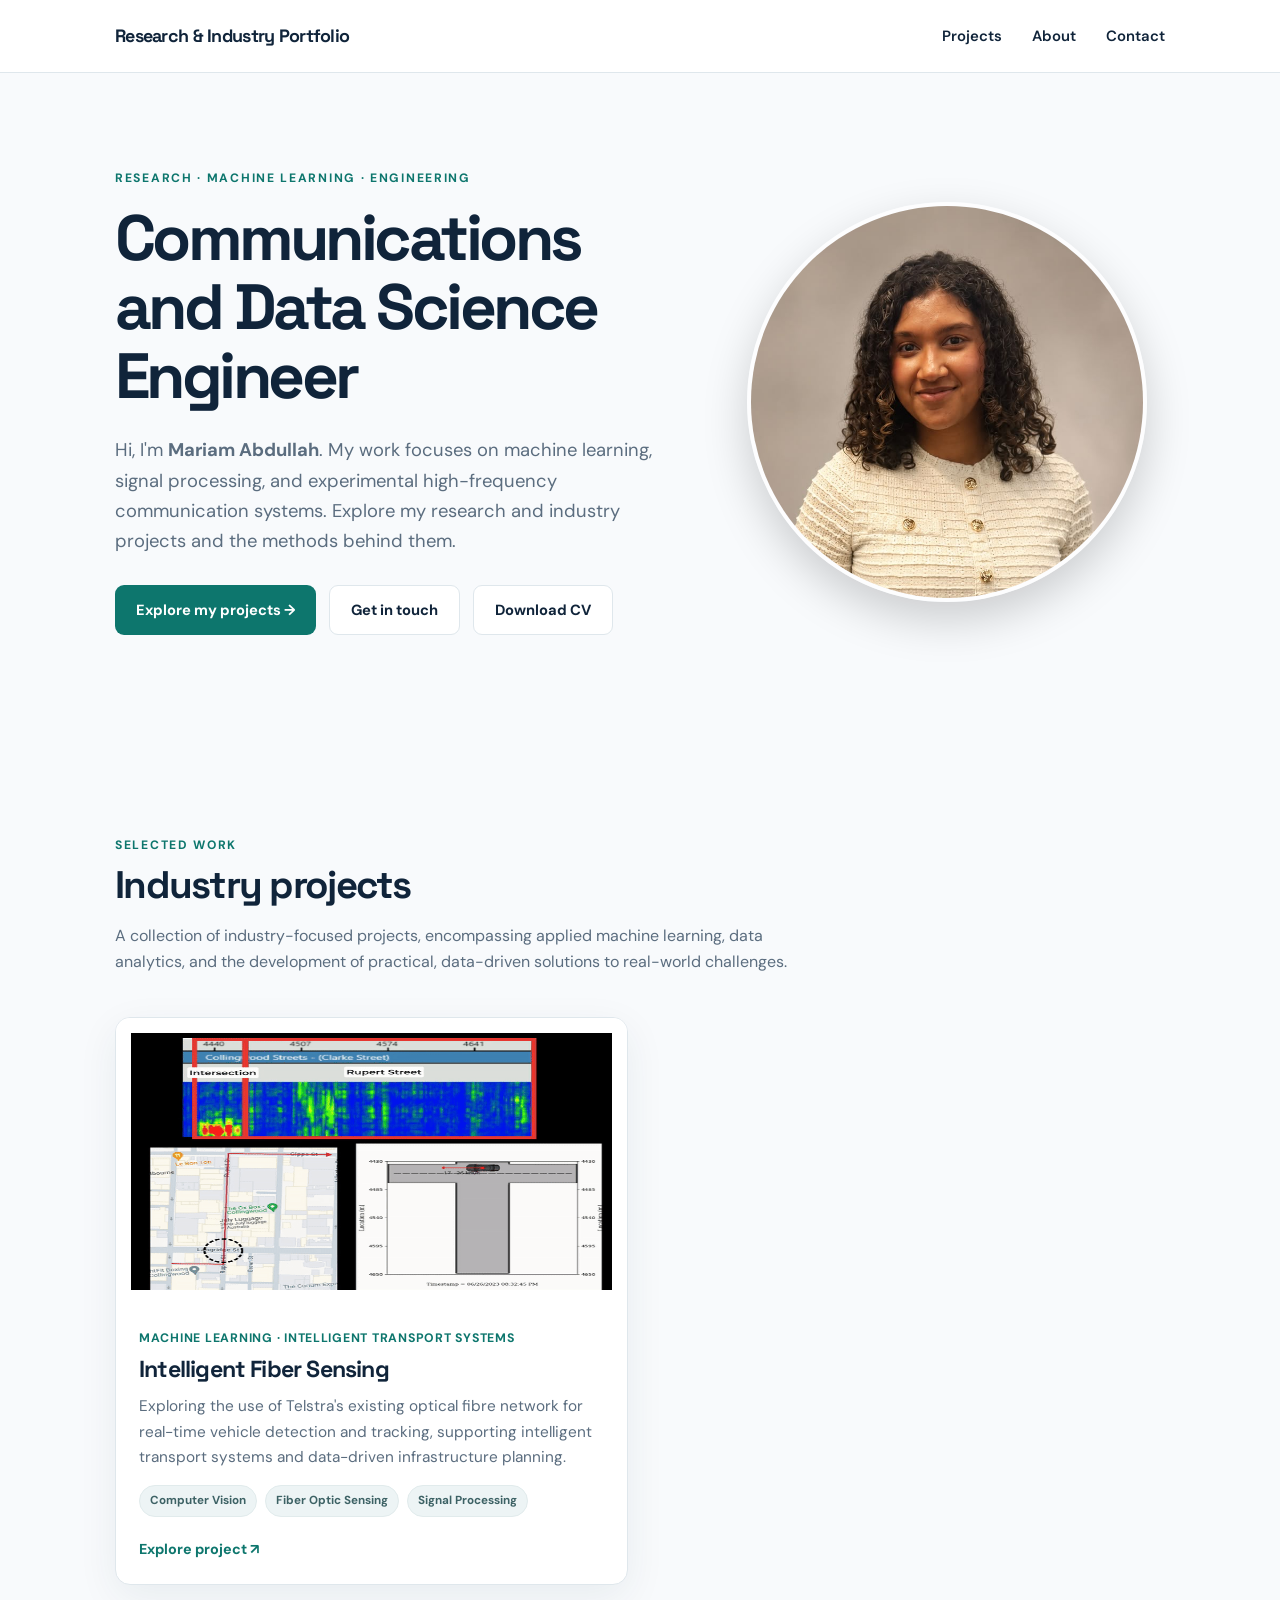
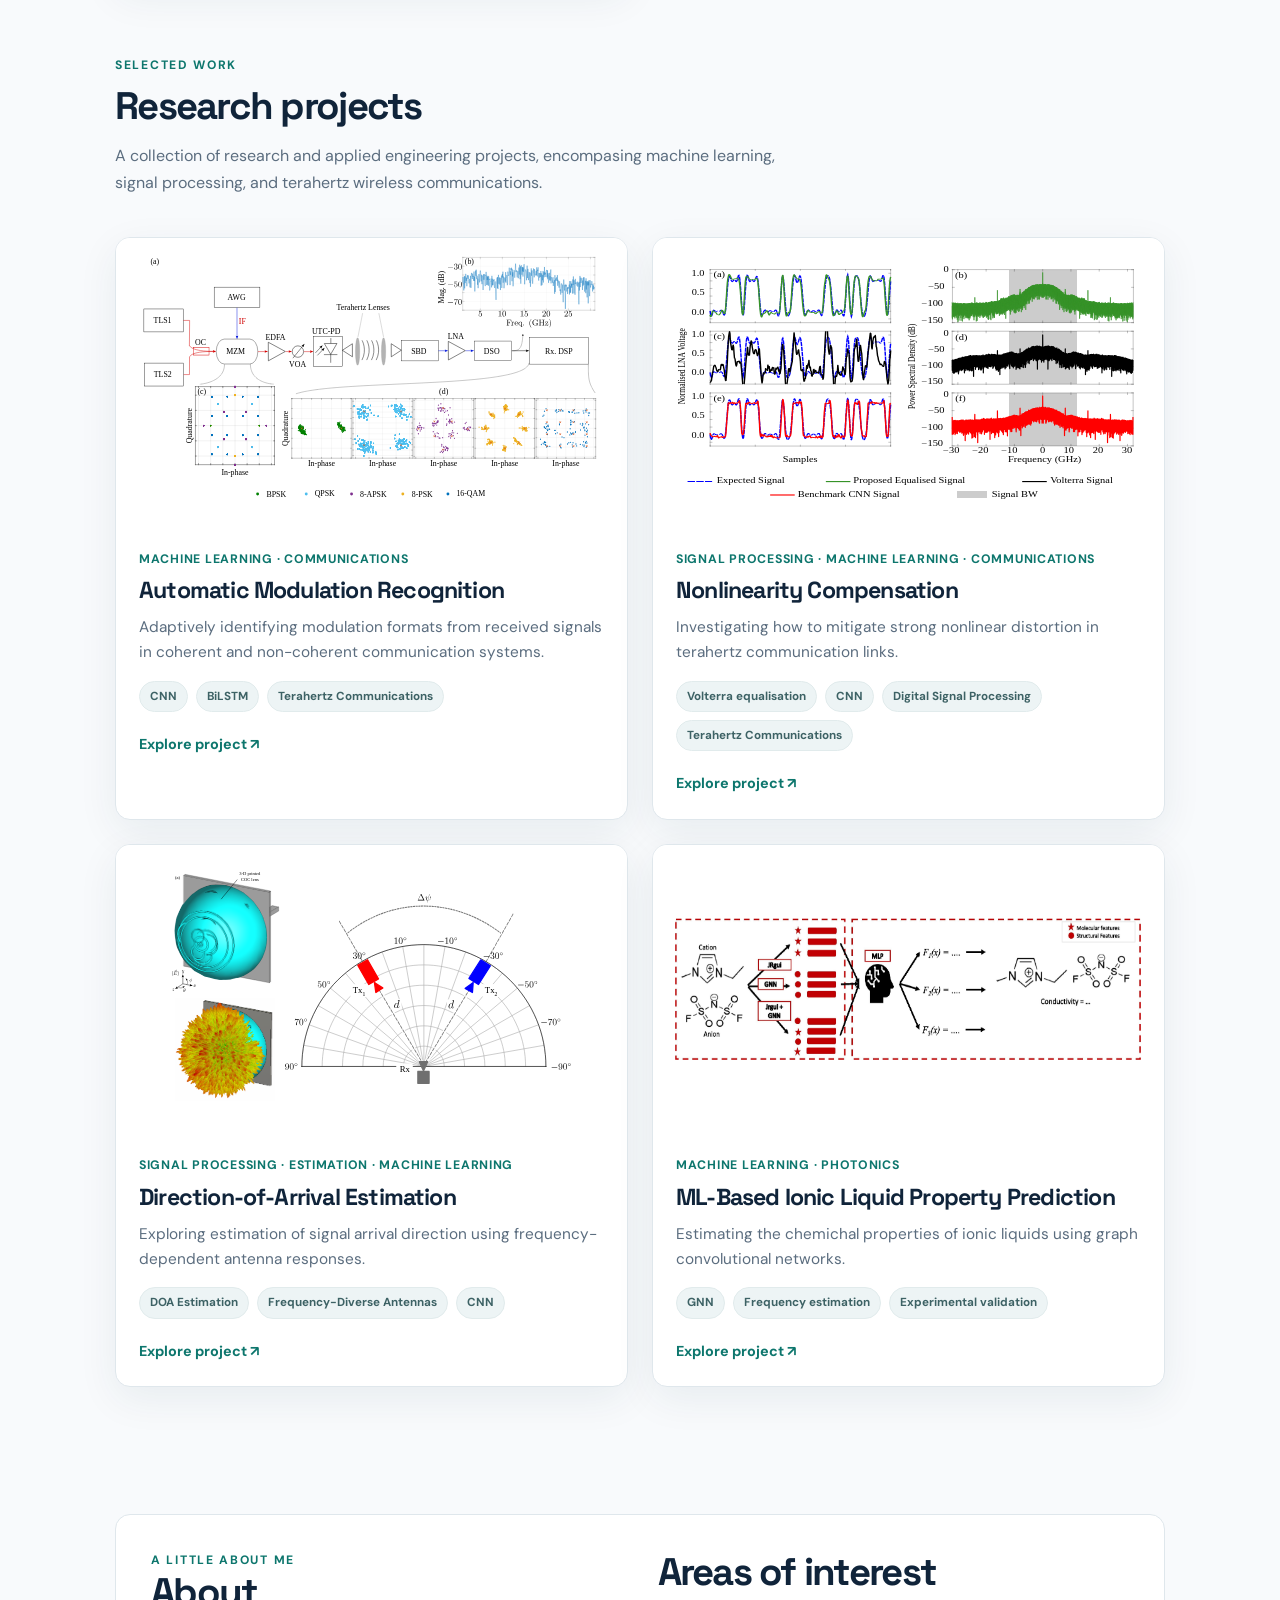
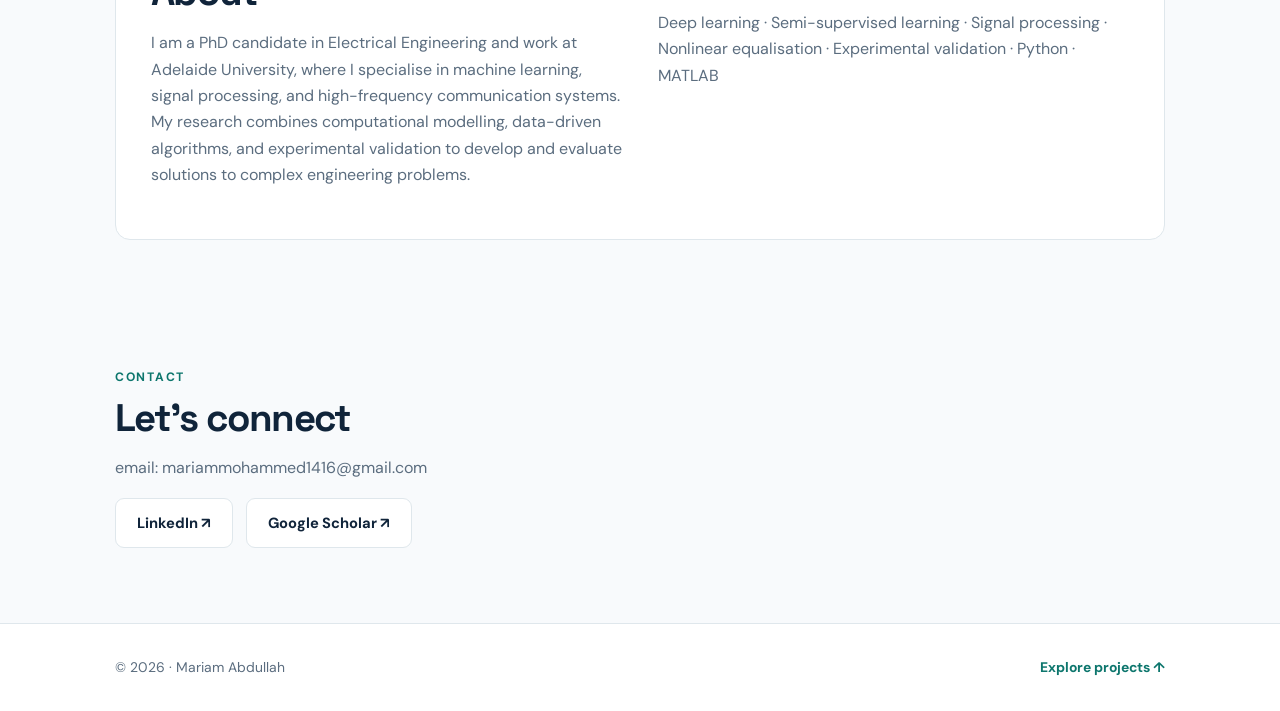
<file: index.html>
<!DOCTYPE html>
<html lang="en">
<head>
    <meta charset="utf-8">
    <meta name="viewport" content="width=device-width, initial-scale=1">
    <meta name="description" content="Research portfolio showcasing machine learning, signal processing and experimental communications projects.">

    <title>Home | Portfolio</title>

    <link rel="stylesheet" href="style.css">
</head>

<body>

    <!-- Navigation -->
    <header class="topbar">
        <nav class="container nav" aria-label="Main navigation">

            <a class="logo" href="index.html">
                Research & Industry Portfolio
            </a>

            <div class="navlinks">
                <a href="index.html#projects">Projects</a>
                <a href="index.html#about">About</a>
                <a href="index.html#contact">Contact</a>
            </div>

        </nav>
    </header>


    <main>

        <!-- Hero Section -->
        <section class="hero">
            <div class="container hero-layout">

                <!-- Left Side: Introduction -->
                <div class="hero-content">
                    <div class="eyebrow">
                        Research · Machine Learning · Engineering
                    </div>

                    <h1>Communications and Data Science Engineer</h1>

                    <p class="lede">
                        Hi, I'm <strong>Mariam Abdullah</strong>.
                        My work focuses on machine learning, signal processing,
                        and experimental high-frequency communication systems.
                        Explore my research and industry projects and the methods behind them.
                    </p>

                    <div class="actions">
                        <a class="btn" href="#projects">Explore my projects →</a>
                        <a class="btn secondary" href="#contact">Get in touch</a>
                        <a class="btn secondary" href="files/Mariam_CV.pdf" download="Mariam_CV.pdf"> Download CV </a>

                    </div>
                </div>

                <!-- Right Side: Circular Profile Photo -->
                <div class="hero-photo">
                    <img
                        src="assets/headshot.jpeg"
                        alt="Portrait of Your Name"
                        class="profile-image"
                    >
                </div>

            </div>
        </section>
        </section>
        

        <!-- Featured Projects Section -->
        <section id="projects" class="section">
            <div class="container">

                <div class="section-heading" style="margin-top: 70px;">
                    <div>

                        <div class="eyebrow">Selected work</div>

                        <h2>Industry projects</h2>

                        <p class="section-intro">
                            A collection of industry-focused projects, encompassing applied machine learning, 
                            data analytics, and the development of practical, data-driven solutions to real-world challenges.
                        </p>

                    </div>
                </div>

                <div class="grid">

                    <!-- Project 1: Intelligent Fiber Sensing -->
                    <a class="project-card" href="projects/intelligent-fiber-sensing.html">

                        <img
                            src="assets/intelligent-fiber-sensing/intersection.gif"
                            alt="Illustrative graphic for fiber sensing insights"
                            loading="lazy"
                        >

                        <div class="card-body">

                            <div class="kicker">
                                Machine Learning · Intelligent Transport Systems
                            </div>

                            <h3>Intelligent Fiber Sensing</h3>

                            <p>
                                Exploring the use of Telstra's existing optical fibre network for real-time vehicle detection and tracking, 
                                supporting intelligent transport systems and data-driven infrastructure planning.
                            </p>

                            <div class="tags">
                                <span class="tag">Computer Vision</span>
                                <span class="tag">Fiber Optic Sensing</span>
                                <span class="tag">Signal Processing</span>
                            </div>

                            <span class="view">Explore project ↗</span>

                        </div>
                    </a>
                </div>


                <div class="section-heading" style="margin-top: 70px;">
                    <div>

                        <div class="eyebrow">Selected work</div>

                        <h2>Research projects</h2>

                        <p class="section-intro">
                            A collection of research and applied engineering projects,
                            encompasing machine learning, signal processing, and terahertz wireless communications.
                        </p>

                    </div>
                </div>


                <div class="grid">

                    <!-- Project 1: Automatic Modulation Recognition -->
                    <a class="project-card" href="projects/modulation-recognition.html">

                        <img
                            src="assets/AMR.svg"
                            alt="Illustrative graphic for Automatic Modulation Recognition"
                            loading="lazy"
                        >

                        <div class="card-body">

                            <div class="kicker">
                                Machine Learning · Communications
                            </div>

                            <h3>Automatic Modulation Recognition</h3>

                            <p>
                                Adaptively identifying modulation formats from received
                                signals in coherent and non-coherent communication systems.
                            </p>

                            <div class="tags">
                                <span class="tag">CNN</span>
                                <span class="tag">BiLSTM</span>
                                <span class="tag">Terahertz Communications</span>
                            </div>

                            <span class="view">Explore project ↗</span>

                        </div>
                    </a>


                    <!-- Project 2: Nonlinearity Compensation -->
                    <a class="project-card" href="projects/nonlinearity-compensation.html">

                        <img
                            src="assets/Nonlinearity.svg"
                            alt="Illustrative graphic for Nonlinearity Compensation"
                            loading="lazy"
                        >

                        <div class="card-body">

                            <div class="kicker">
                                Signal Processing · Machine Learning · Communications
                            </div>

                            <h3>Nonlinearity Compensation</h3>

                            <p>
                                Investigating how to mitigate strong nonlinear distortion
                                in terahertz communication links.
                            </p>

                            <div class="tags">
                                <span class="tag">Volterra equalisation</span>
                                <span class="tag">CNN</span>
                                <span class="tag">Digital Signal Processing</span>
                                <span class="tag">Terahertz Communications</span>
                            </div>

                            <span class="view">Explore project ↗</span>

                        </div>
                    </a>
                    
                    <!-- Project 3: Direction-of-Arrival Estimation -->
                    <a class="project-card" href="projects/direction-of-arrival.html">

                        <img
                            src="assets/DOA.svg"
                            alt="Illustrative graphic for Direction-of-Arrival Estimation"
                            loading="lazy"
                        >

                        <div class="card-body">

                            <div class="kicker">
                                Signal Processing · Estimation · Machine Learning
                            </div>

                            <h3>Direction-of-Arrival Estimation</h3>

                            <p>
                                Exploring estimation of signal arrival direction using
                                frequency-dependent antenna responses.
                            </p>

                            <div class="tags">
                                <span class="tag">DOA Estimation</span>
                                <span class="tag">Frequency-Diverse Antennas</span>
                                <span class="tag">CNN</span>
                            </div>

                            <span class="view">Explore project ↗</span>

                        </div>
                    </a>

                    <!-- Project 4: ML-Based IL Property Prediction -->
                    <a class="project-card" href="projects/ionic-liquid-prediction.html">

                        <img
                            src="assets/ILproperties.svg"
                            loading="lazy"
                        >

                        <div class="card-body">

                            <div class="kicker">
                                Machine Learning · Photonics
                            </div>

                            <h3>ML-Based Ionic Liquid Property Prediction</h3>

                            <p>
                                Estimating the chemichal properties of ionic liquids using  graph convolutional networks.
                            </p>

                            <div class="tags">
                                <span class="tag">GNN</span>
                                <span class="tag">Frequency estimation</span>
                                <span class="tag">Experimental validation</span>
                            </div>

                            <span class="view">Explore project ↗</span>

                        </div>
                    </a>


                    

                </div>
            </div>
        </section>


        <!-- About Section -->
        <section id="about" class="section">
            <div class="container">

                <div class="about-panel">

                    <div>

                        <div class="eyebrow">A little about me</div>

                        <h2>About</h2>

                        <p class="muted">
                            I am a PhD candidate in Electrical Engineering and work at Adelaide University, where I
                            specialise in machine learning, signal processing, and high-frequency
                            communication systems. My research combines computational modelling,
                            data-driven algorithms, and experimental validation to develop and
                            evaluate solutions to complex engineering problems.
                        </p>

                    </div>


                    <div>

                        <h2>Areas of interest</h2>

                        <p class="muted">
                            Deep learning · Semi-supervised learning · Signal processing ·
                            Nonlinear equalisation · Experimental validation · Python · MATLAB
                        </p>

                        <!-- <p class="muted">
                            Update this section with your preferred professional
                            summary, publications and CV link.
                        </p> -->

                    </div>

                </div>
            </div>
        </section>


        <!-- Contact Section -->
        <section class="section" id="contact">
            <div class="container">

                <div class="eyebrow">Contact</div>

                <h2>Let's connect</h2>

                <p class="section-intro">
                    email: mariammohammed1416@gmail.com
                </p>

                <div class="actions">

                    <!-- <a class="btn" href="mailto:mariammohammed1416@gamil.com">
                        Email me
                    </a> -->

                    <a
                        class="btn secondary"
                        href="https://linkedin.com/in/mariam-abdullah-b19786141"
                        target="_blank"
                        rel="noopener noreferrer"
                    >
                        LinkedIn ↗
                    </a>

                    <a
                        class="btn secondary"
                        href="https://scholar.google.com/citations?user=w2zbA9cAAAAJ&hl=en"
                        target="_blank"
                        rel="noopener noreferrer"
                    >
                        Google Scholar ↗
                    </a>

                </div>

            </div>
        </section>

    </main>


    <!-- Footer -->
    <footer>
        <div class="container">

            <span>
                © <span id="year">2026</span> · Mariam Abdullah
            </span>

            <a class="plainlink" href="index.html#projects">
                Explore projects ↑
            </a>

        </div>
    </footer>


    <!-- Automatically Update Footer Year -->
    <script>
        document.getElementById('year').textContent = new Date().getFullYear();
    </script>

</body>
</html>
</file>
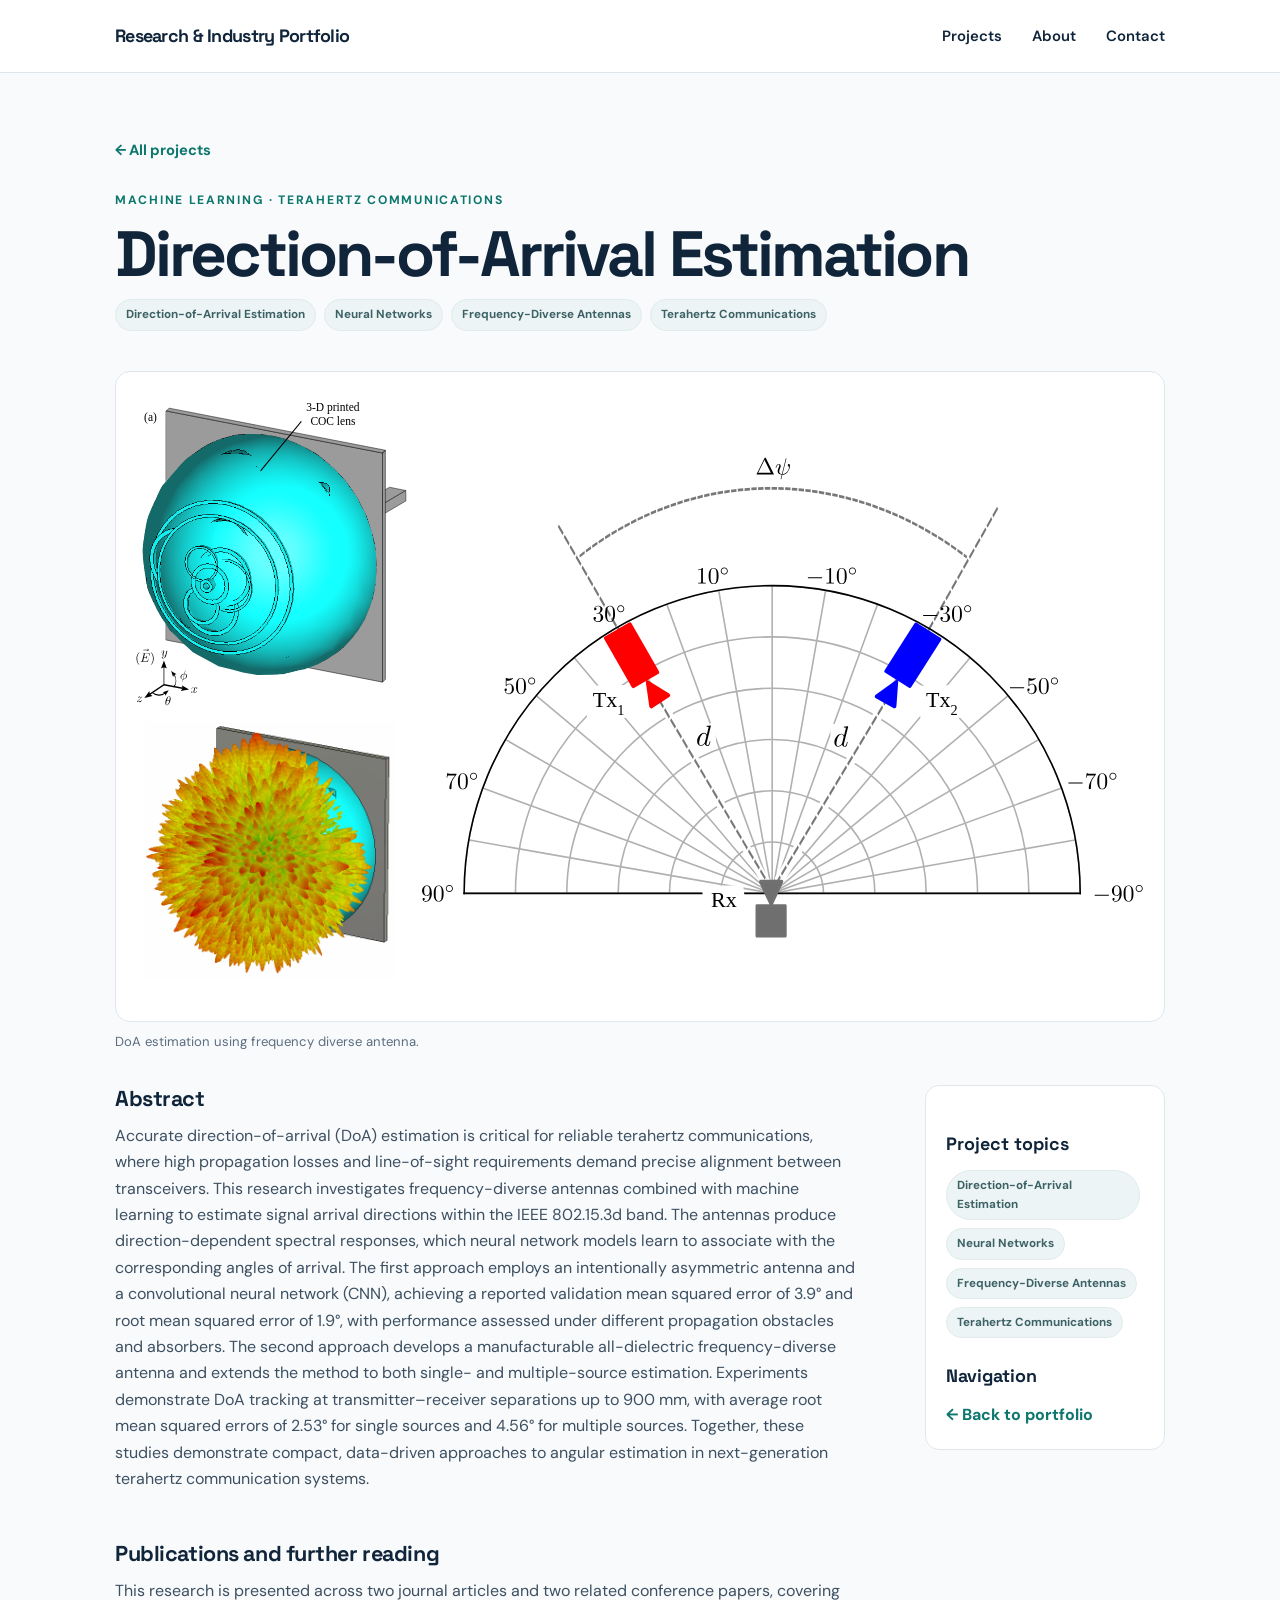
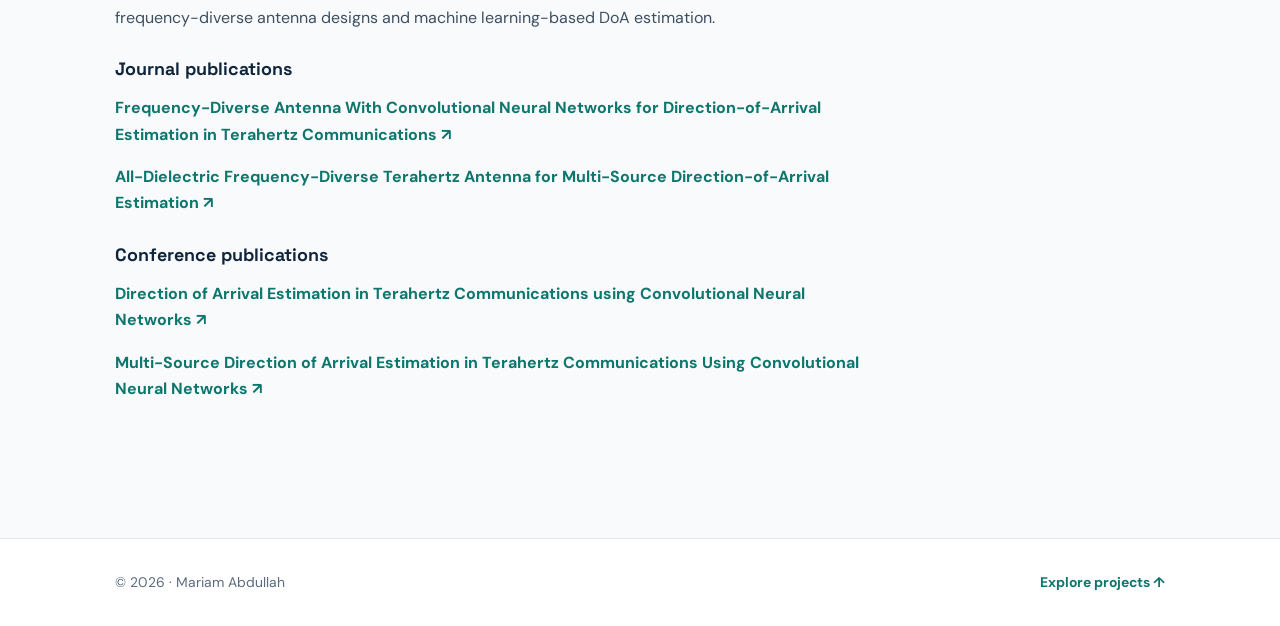
<file: projects/direction-of-arrival.html>
<!DOCTYPE html>
<html lang="en">

<head>
    <meta charset="utf-8">
    <meta name="viewport" content="width=device-width, initial-scale=1">
    <meta name="description" content="Machine learning-based direction-of-arrival estimation using frequency-diverse antennas in terahertz communications.">

    <title>Direction-of-Arrival Estimation | Portfolio</title>
    <link rel="stylesheet" href="../style.css">
</head>

<body>

    <!-- Navigation bar -->
    <header class="topbar">
        <nav class="container nav" aria-label="Main navigation">
            <a class="logo" href="../index.html">
                Research &amp; Industry Portfolio
            </a>

            <div class="navlinks">
                <a href="../index.html#projects">Projects</a>
                <a href="../index.html#about">About</a>
                <a href="../index.html#contact">Contact</a>
            </div>
        </nav>
    </header>

    <!-- Main project page -->
    <main class="page">
        <div class="container">
            <a class="back" href="../index.html#projects">← All projects</a>

            <!-- Project introduction -->
            <div class="eyebrow">Machine Learning · Terahertz Communications</div>
            <h1>Direction-of-Arrival Estimation</h1>

            <!-- Project tags -->
            <div class="tags">
                <span class="tag">Direction-of-Arrival Estimation</span>
                <span class="tag">Neural Networks</span>
                <span class="tag">Frequency-Diverse Antennas</span>
                <span class="tag">Terahertz Communications</span>
            </div>

            <!-- Featured image: replace with your own approved project figure -->
            <img
                class="featured"
                src="../assets/DOA.svg"
            >
            <p class="figcaption">DoA estimation using frequency diverse antenna.</p>

            <!-- Article and sidebar -->
            <div class="article">
                <div>
                    <!-- Research abstract -->
                    <section id="abstract">
                        <h2>Abstract</h2>
                        <p>
                            Accurate direction-of-arrival (DoA) estimation is critical for reliable
                            terahertz communications, where high propagation losses and line-of-sight
                            requirements demand precise alignment between transceivers. This research
                            investigates frequency-diverse antennas combined with machine learning to
                            estimate signal arrival directions within the IEEE 802.15.3d band. The
                            antennas produce direction-dependent spectral responses, which neural
                            network models learn to associate with the corresponding angles of arrival.
                            The first approach employs an intentionally asymmetric antenna and a
                            convolutional neural network (CNN), achieving a reported validation mean
                            squared error of 3.9° and root mean squared error of 1.9°, with performance
                            assessed under different propagation obstacles and absorbers. The second
                            approach develops a manufacturable all-dielectric frequency-diverse antenna
                            and extends the method to both single- and multiple-source estimation.
                            Experiments demonstrate DoA tracking at transmitter–receiver separations
                            up to 900 mm, with average root mean squared errors of 2.53° for single
                            sources and 4.56° for multiple sources. Together, these studies demonstrate
                            compact, data-driven approaches to angular estimation in next-generation
                            terahertz communication systems.
                        </p>
                    </section>

                    <!-- Published research -->
                    <section id="publications">
                        <h2>Publications and further reading</h2>
                        <p>
                            This research is presented across two journal articles and two
                            related conference papers, covering frequency-diverse antenna
                            designs and machine learning-based DoA estimation.
                        </p>

                        <h3>Journal publications</h3>
                        <p class="publication-entry"><a class="plainlink" href="https://ieeexplore.ieee.org/abstract/document/10414118" target="_blank" rel="noopener noreferrer">Frequency-Diverse Antenna With Convolutional Neural Networks for Direction-of-Arrival Estimation in Terahertz Communications ↗</a></p>
                        <p class="publication-entry"><a class="plainlink" href="https://ieeexplore.ieee.org/abstract/document/11592696" target="_blank" rel="noopener noreferrer">All-Dielectric Frequency-Diverse Terahertz Antenna for Multi-Source Direction-of-Arrival Estimation ↗</a></p>

                        <h3>Conference publications</h3>
                        <p class="publication-entry"><a class="plainlink" href="https://ieeexplore.ieee.org/abstract/document/10697592" target="_blank" rel="noopener noreferrer">Direction of Arrival Estimation in Terahertz Communications using Convolutional Neural Networks ↗</a></p>
                        <p class="publication-entry"><a class="plainlink" href="https://ieeexplore.ieee.org/abstract/document/11319767" target="_blank" rel="noopener noreferrer">Multi-Source Direction of Arrival Estimation in Terahertz Communications Using Convolutional Neural Networks ↗</a></p>
                    </section>
                </div>

                <!-- Project sidebar -->
                <aside class="sidebar">
                    <h3>Project topics</h3>
                    <span class="tag">Direction-of-Arrival Estimation</span>
                    <span class="tag">Neural Networks</span>
                    <span class="tag">Frequency-Diverse Antennas</span>
                    <span class="tag">Terahertz Communications</span>

                    <h3 style="margin-top: 17px;">Navigation</h3>
                    <a class="plainlink" href="../index.html#projects">
                        ← Back to portfolio
                    </a>
                </aside>
            </div>
        </div>
    </main>

    <!-- Footer -->
    <footer>
        <div class="container">
            <span>© <span id="year">2026</span> · Mariam Abdullah</span>
            <a class="plainlink" href="../index.html#projects">
                Explore projects ↑
            </a>
        </div>
    </footer>

    <!-- Automatically update footer year -->
    <script>
        document.getElementById('year').textContent =
            new Date().getFullYear();
    </script>

</body>
</html>
</file>
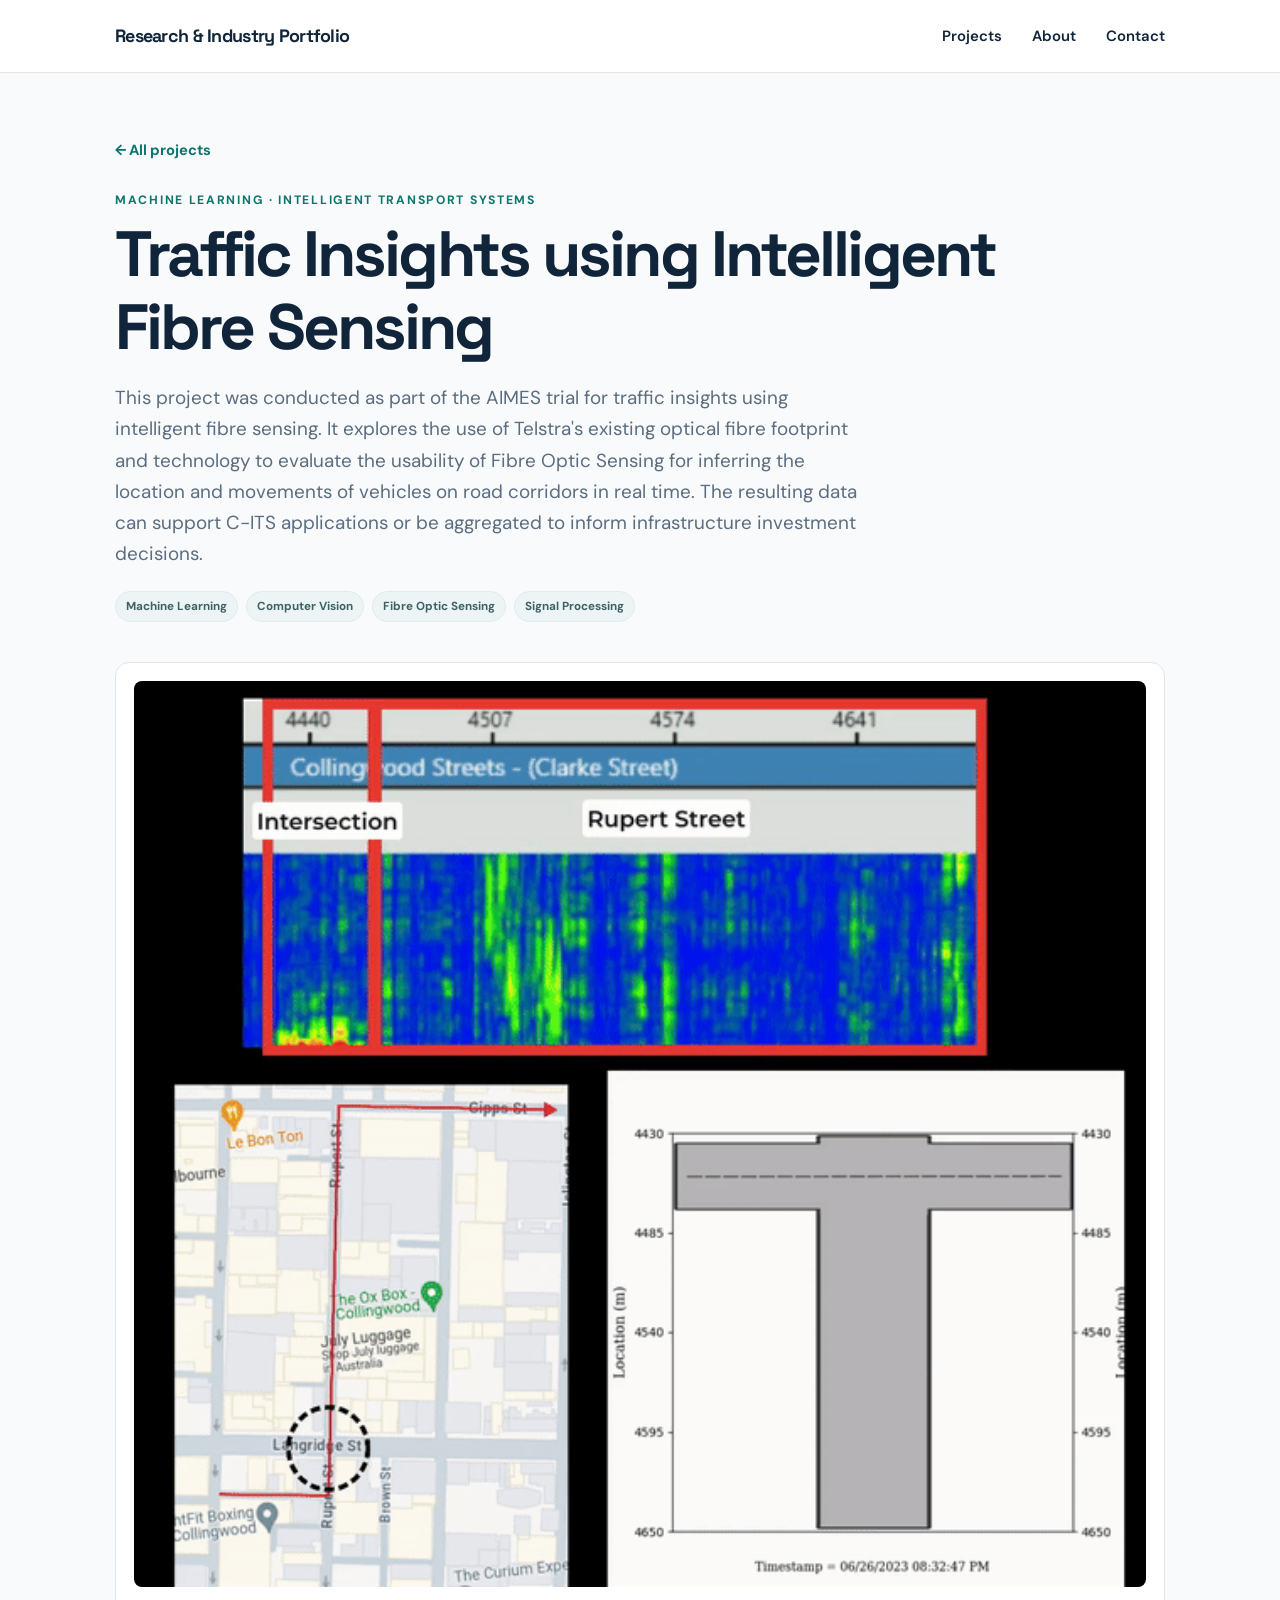
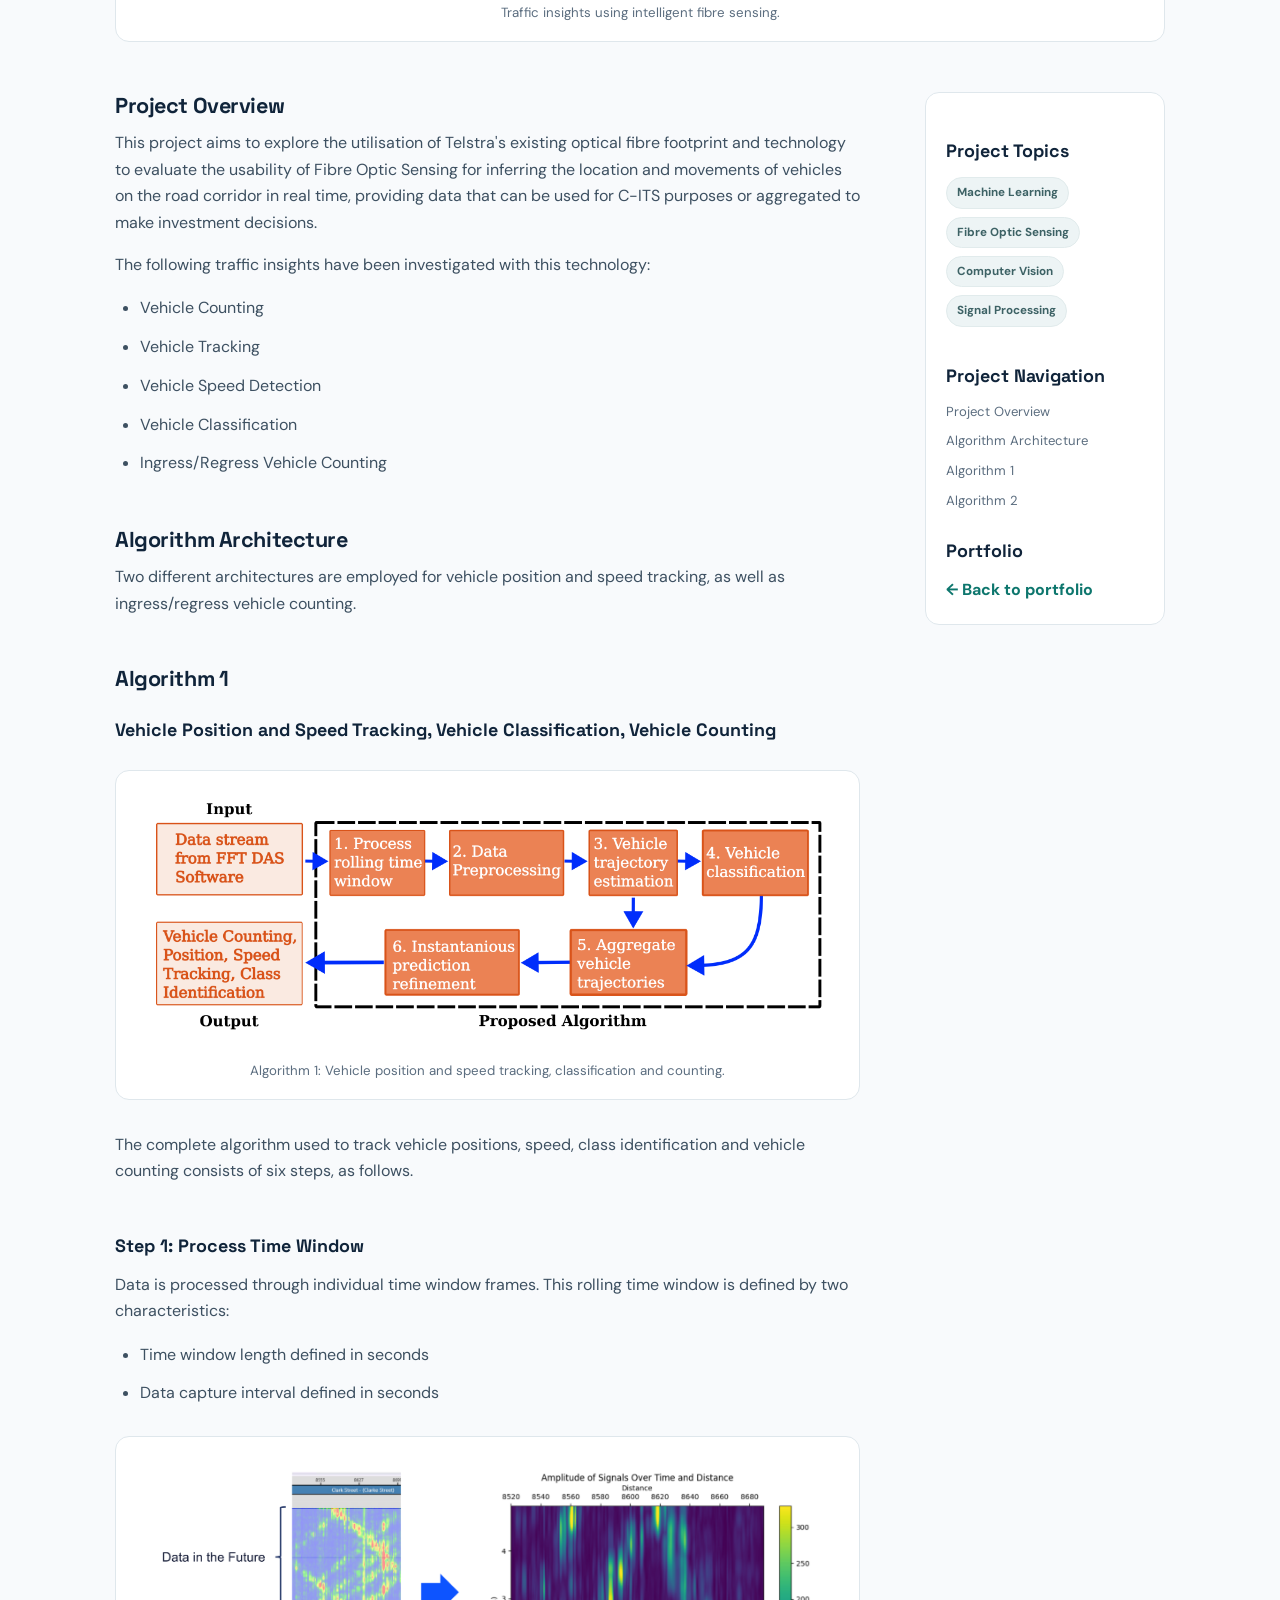
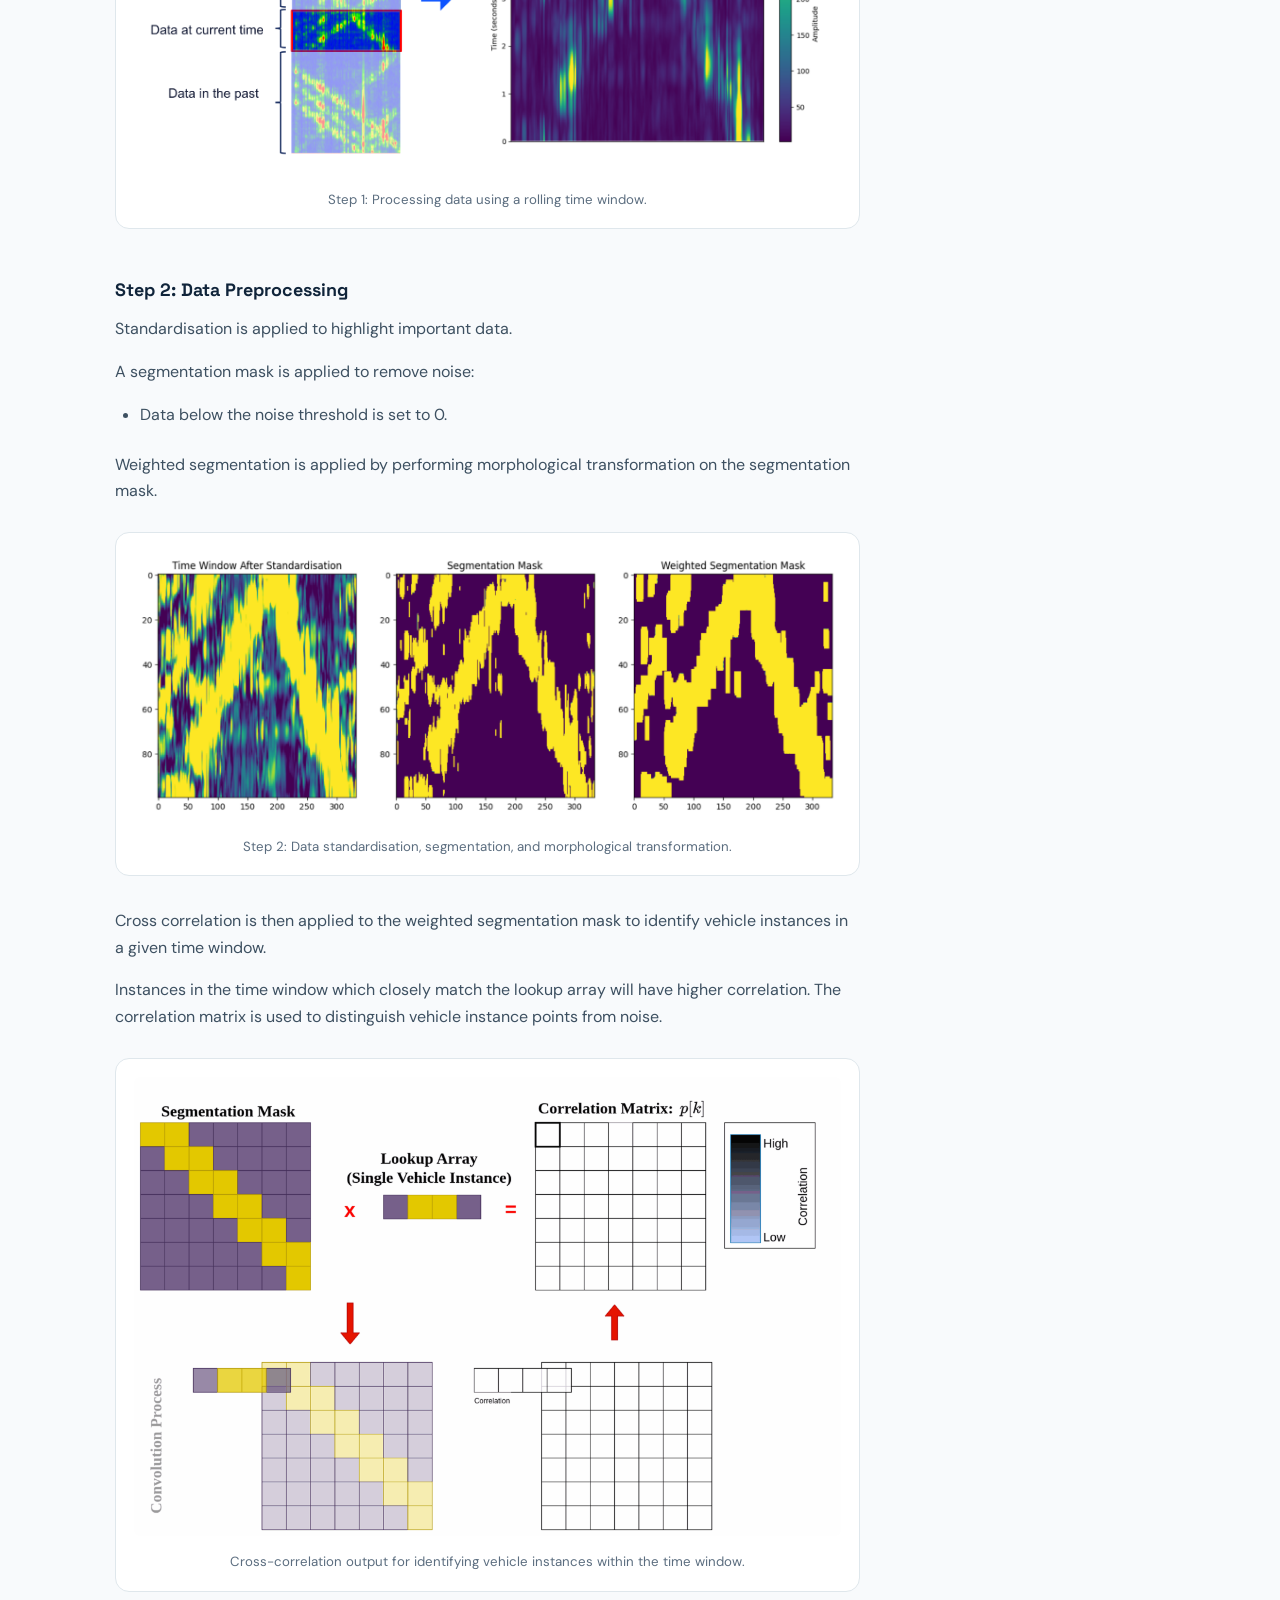
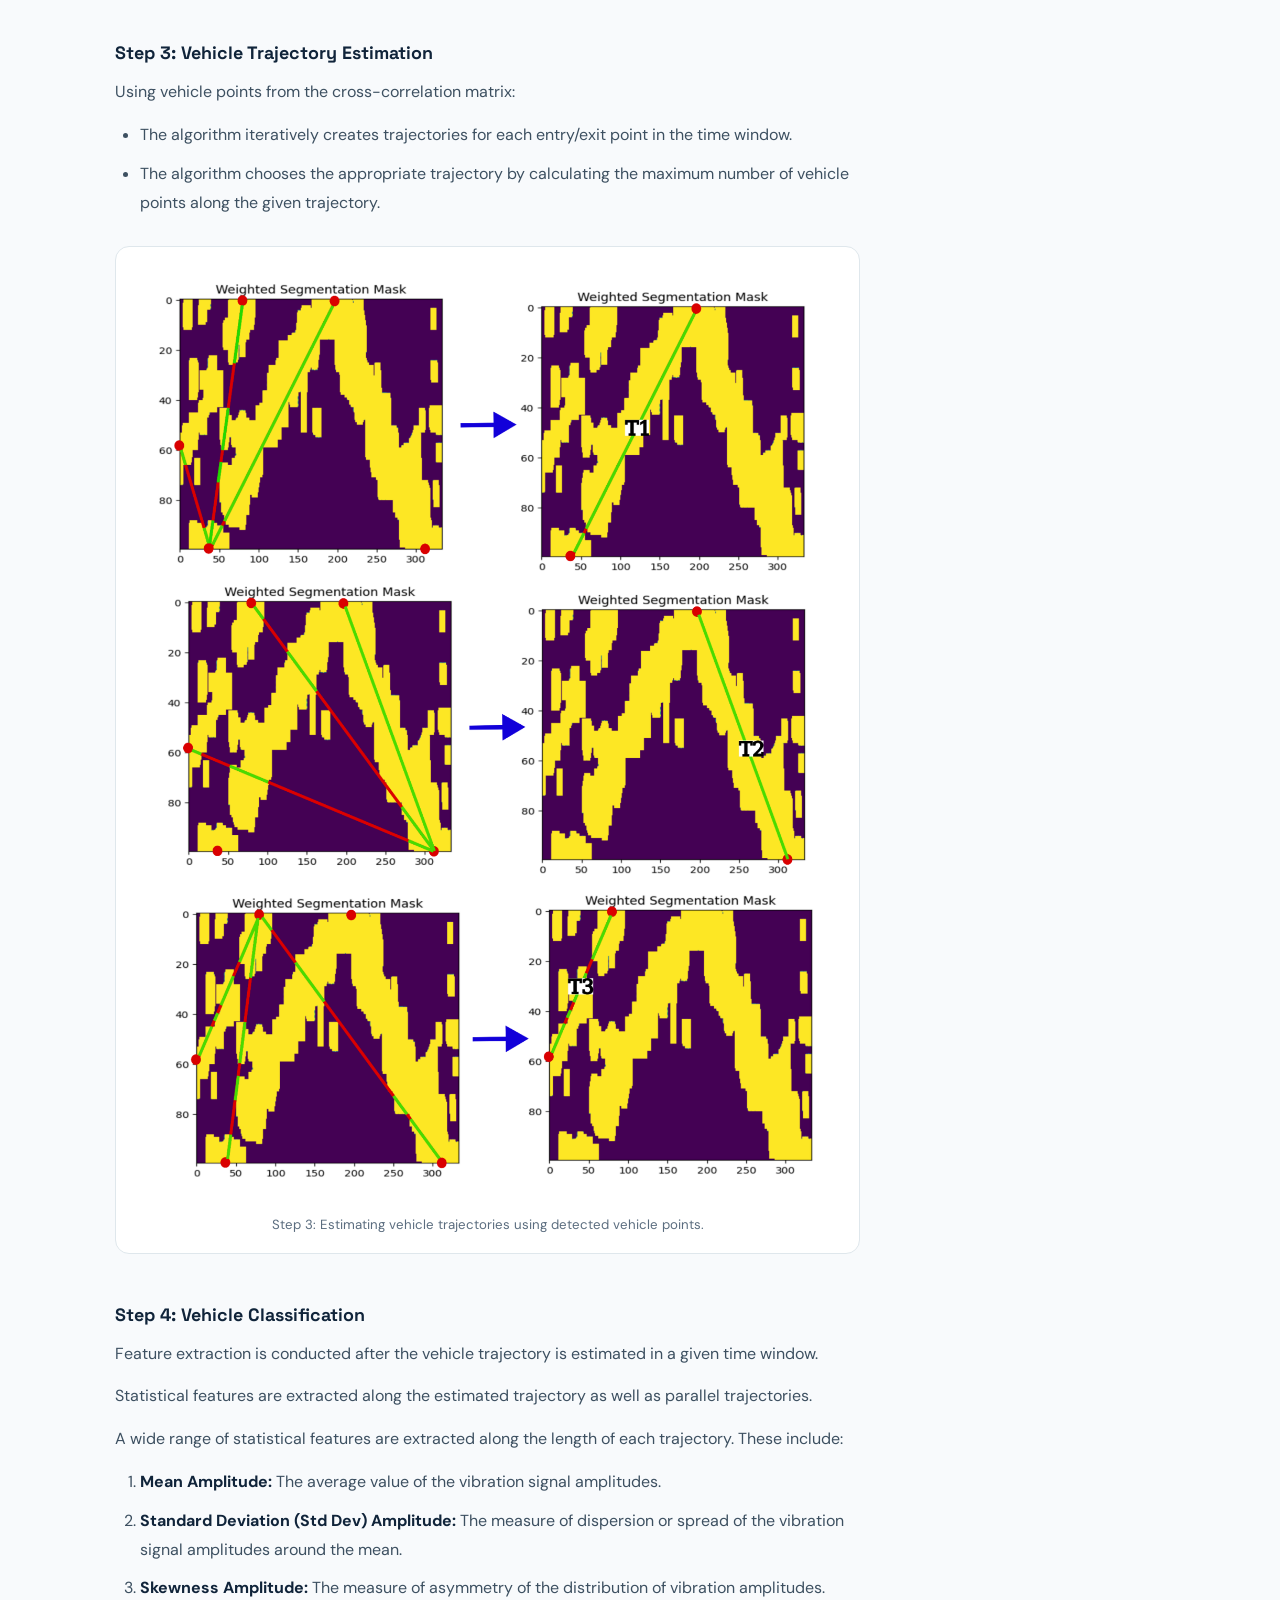
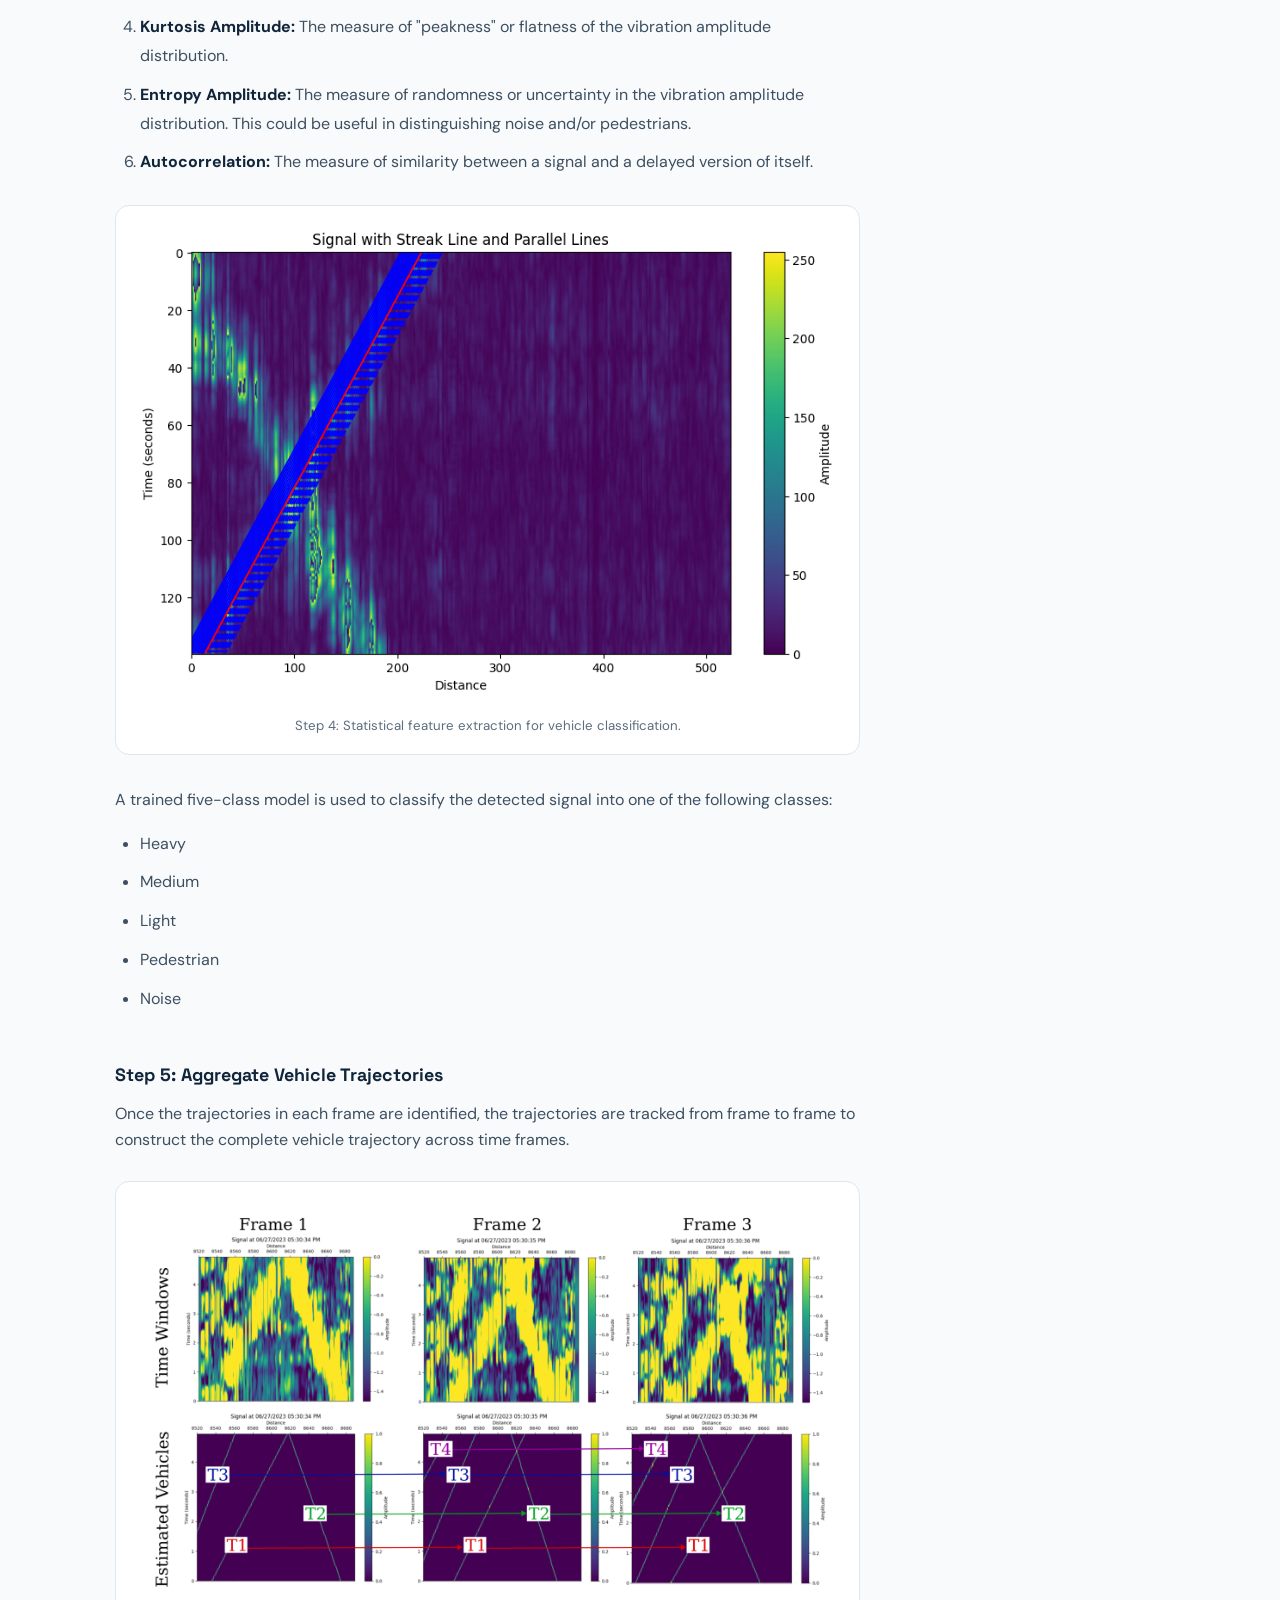
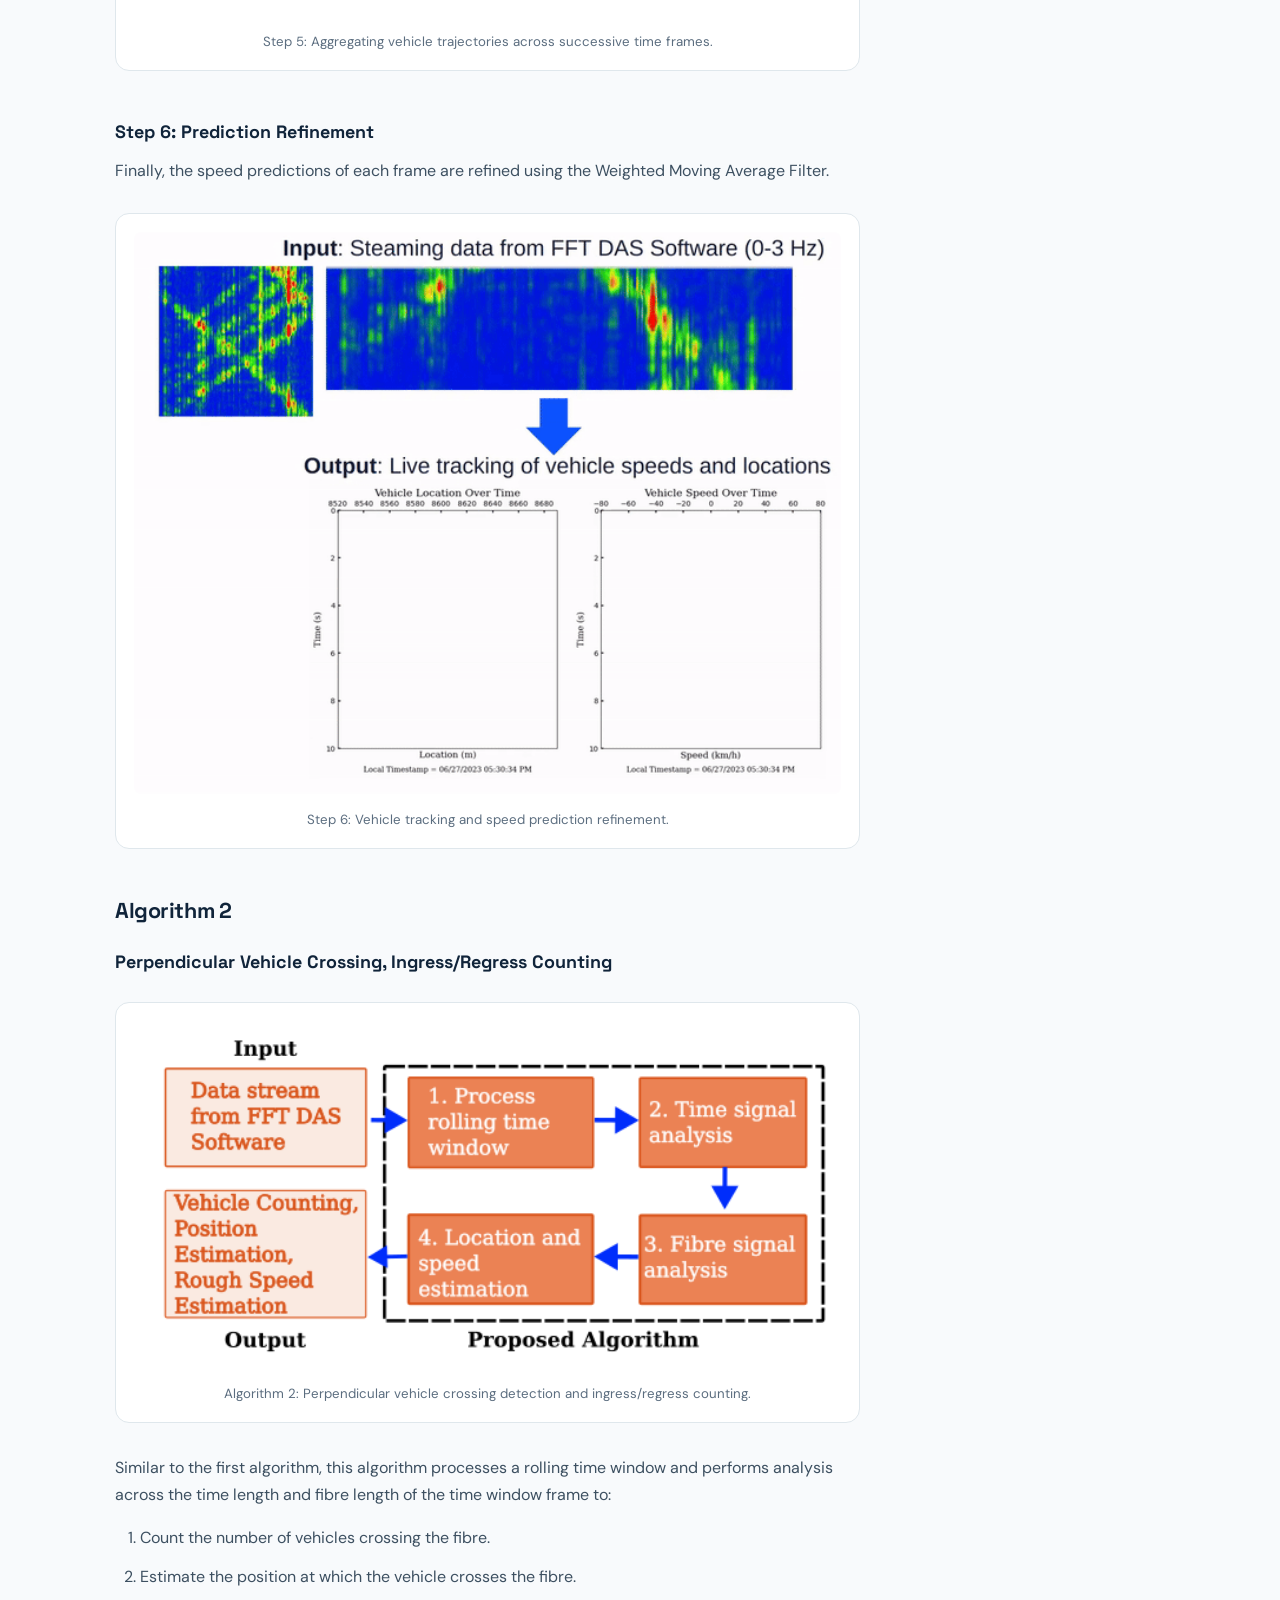
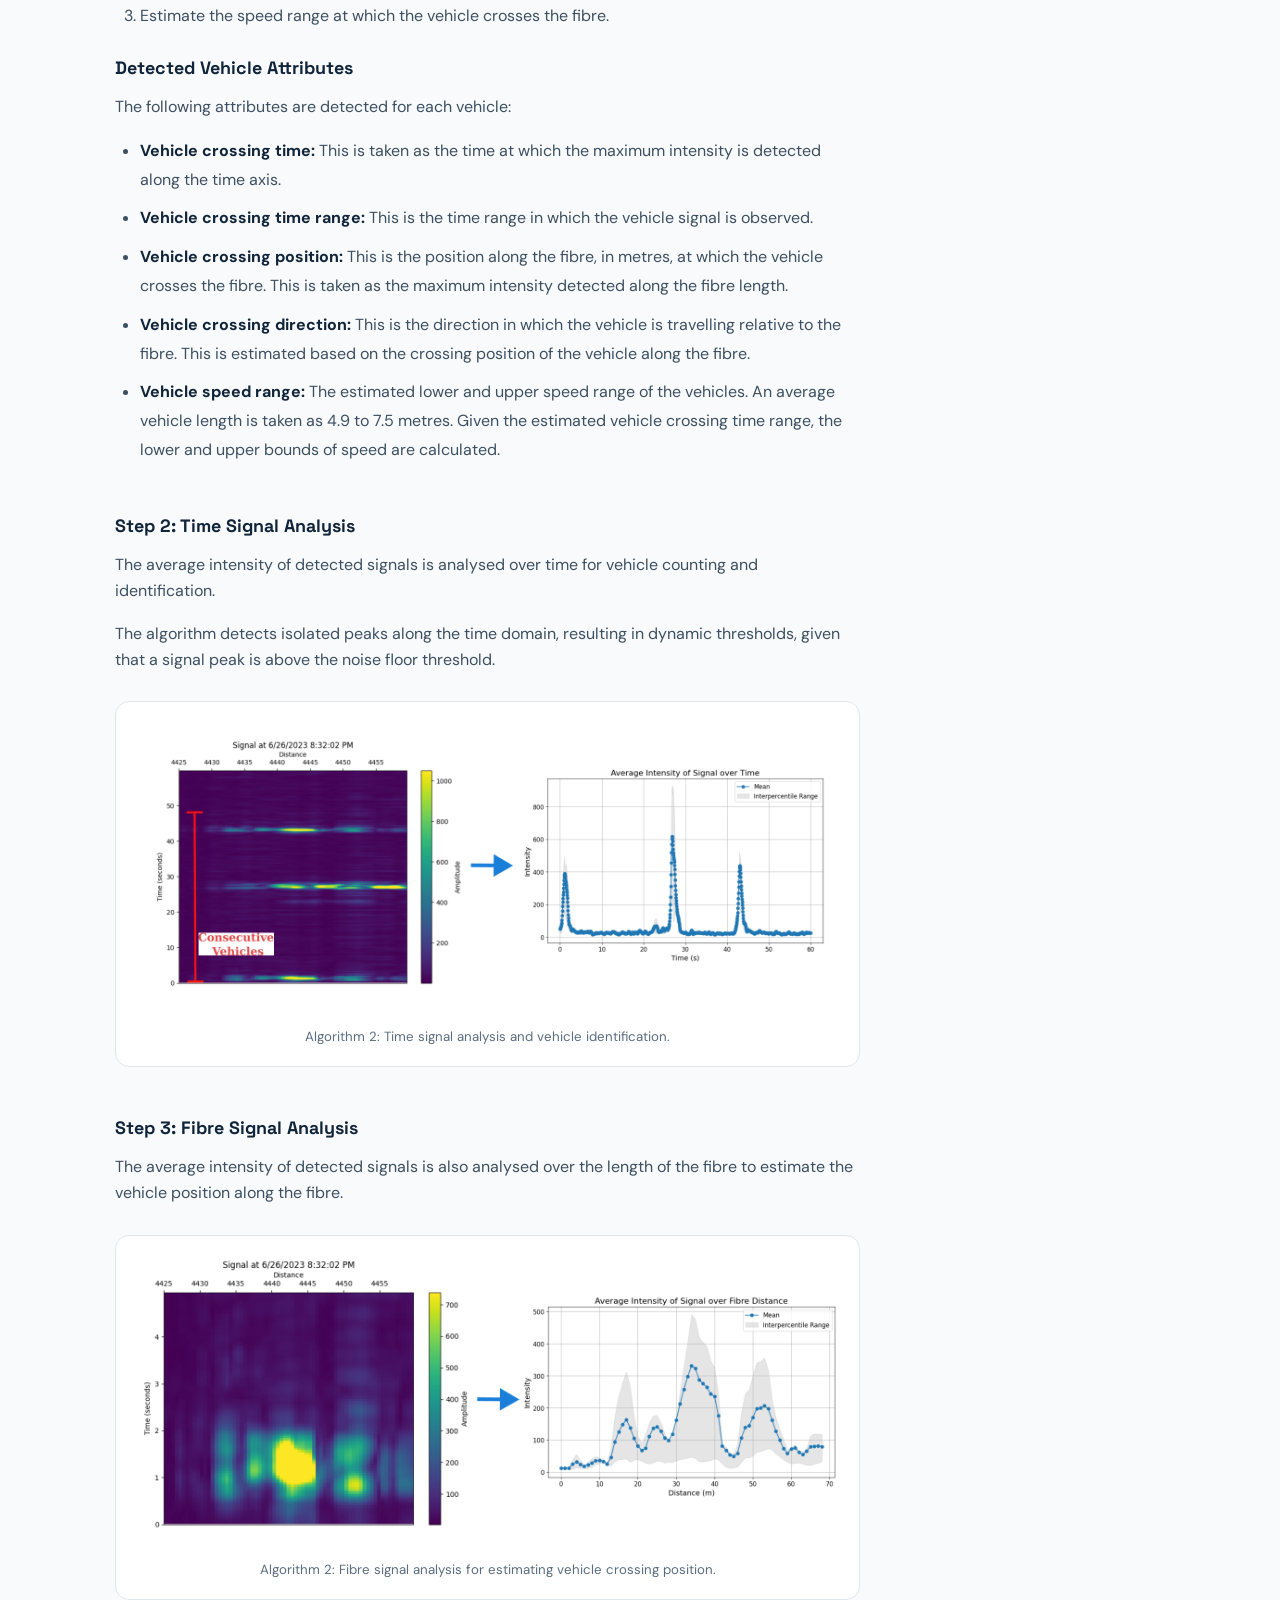
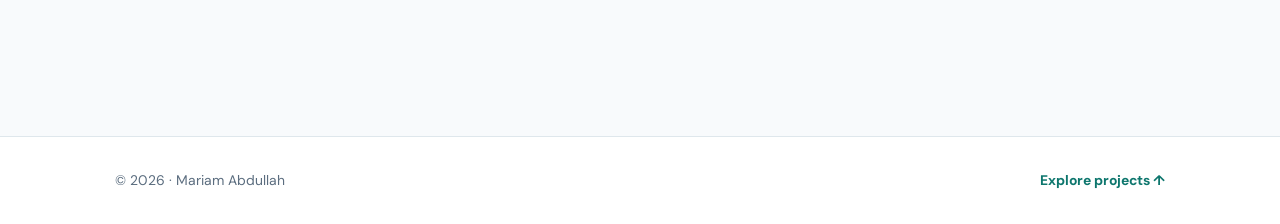
<file: projects/intelligent-fiber-sensing.html>
<!DOCTYPE html>
<html lang="en">

<head>
    <meta charset="utf-8">

    <meta name="viewport" content="width=device-width, initial-scale=1">

    <meta
        name="description"
        content="AIMES trial: Traffic Insights using Intelligent Fibre Sensing, exploring vehicle detection, tracking, classification and speed estimation using Telstra's optical fibre network."
    >

    <title>Intelligent Fibre Sensing | Portfolio</title>

    <link rel="stylesheet" href="../style.css">
</head>

<body>

    <!-- ======================================================
         NAVIGATION BAR
         ====================================================== -->

    <header class="topbar">
        <nav class="container nav" aria-label="Main navigation">

            <a class="logo" href="../index.html">
                Research & Industry Portfolio
            </a>

            <div class="navlinks">
                <a href="../index.html#projects">Projects</a>
                <a href="../index.html#about">About</a>
                <a href="../index.html#contact">Contact</a>
            </div>

        </nav>
    </header>


    <!-- ======================================================
         MAIN PROJECT PAGE
         ====================================================== -->

    <main class="page">
        <div class="container">

            <!-- Back Navigation -->

            <a class="back" href="../index.html#projects">
                ← All projects
            </a>


            <!-- ==================================================
                 PROJECT INTRODUCTION
                 ================================================== -->

            <div class="eyebrow">
                Machine Learning · Intelligent Transport Systems
            </div>

            <h1>Traffic Insights using Intelligent Fibre Sensing</h1>

            <p class="page-lede">
                This project was conducted as part of the AIMES trial for
                traffic insights using intelligent fibre sensing.
                It explores the use of Telstra's existing optical fibre
                footprint and technology to evaluate the usability of
                Fibre Optic Sensing for inferring the location and
                movements of vehicles on road corridors in real time.
                The resulting data can support C-ITS applications or be
                aggregated to inform infrastructure investment decisions.
            </p>


            <!-- Project Tags -->

            <div class="tags">
                <span class="tag">Machine Learning</span>
                <span class="tag">Computer Vision</span>
                <span class="tag">Fibre Optic Sensing</span>
                <span class="tag">Signal Processing</span>
            </div>


            <!-- ==================================================
                 FEATURED PROJECT IMAGE
                 ================================================== -->

            <figure class="project-figure project-featured">
                <img
                    src="../assets/intelligent-fiber-sensing/intersection.gif"
                    alt="Animated visualisation of vehicle movements at an intersection"
                >

                <figcaption>
                    Traffic insights using intelligent fibre sensing.
                </figcaption>
            </figure>


            <!-- ==================================================
                 PROJECT ARTICLE AND SIDEBAR
                 ================================================== -->

            <div class="article">

                <!-- Main Article Content -->

                <div class="article-content">


                    <!-- ==========================================
                         PROJECT OVERVIEW
                         ========================================== -->

                    <section id="overview">

                        <h2>Project Overview</h2>

                        <p>
                            This project aims to explore the utilisation of
                            Telstra's existing optical fibre footprint and
                            technology to evaluate the usability of Fibre
                            Optic Sensing for inferring the location and
                            movements of vehicles on the road corridor in
                            real time, providing data that can be used for
                            C-ITS purposes or aggregated to make investment
                            decisions.
                        </p>

                        <p>
                            The following traffic insights have been
                            investigated with this technology:
                        </p>

                        <ul>
                            <li>Vehicle Counting</li>
                            <li>Vehicle Tracking</li>
                            <li>Vehicle Speed Detection</li>
                            <li>Vehicle Classification</li>
                            <li>Ingress/Regress Vehicle Counting</li>
                        </ul>

                    </section>


                    <!-- ==========================================
                         ALGORITHM ARCHITECTURE
                         ========================================== -->

                    <section id="architecture">

                        <h2>Algorithm Architecture</h2>

                        <p>
                            Two different architectures are employed for
                            vehicle position and speed tracking, as well
                            as ingress/regress vehicle counting.
                        </p>

                    </section>


                    <!-- ==========================================
                         ALGORITHM 1
                         ========================================== -->

                    <section id="algorithm-1">

                        <h2>Algorithm 1</h2>

                        <h3>
                            Vehicle Position and Speed Tracking,
                            Vehicle Classification, Vehicle Counting
                        </h3>

                        <figure class="project-figure">

                            <img
                                src="../assets/intelligent-fiber-sensing/ProposedAlg.png"
                                alt="Architecture of Algorithm 1 for vehicle position, speed tracking, classification and counting"
                                loading="lazy"
                            >

                            <figcaption>
                                Algorithm 1: Vehicle position and speed
                                tracking, classification and counting.
                            </figcaption>

                        </figure>

                        <p>
                            The complete algorithm used to track vehicle
                            positions, speed, class identification and
                            vehicle counting consists of six steps,
                            as follows.
                        </p>

                    </section>


                    <!-- ==========================================
                         ALGORITHM 1 - STEP 1
                         ========================================== -->

                    <section id="algorithm-1-step-1">

                        <h3>Step 1: Process Time Window</h3>

                        <p>
                            Data is processed through individual time
                            window frames. This rolling time window
                            is defined by two characteristics:
                        </p>

                        <ul>
                            <li>
                                Time window length defined in seconds
                            </li>

                            <li>
                                Data capture interval defined in seconds
                            </li>
                        </ul>

                        <figure class="project-figure">

                            <img
                                src="../assets/intelligent-fiber-sensing/Step1.png"
                                alt="Rolling time window processing"
                                loading="lazy"
                            >

                            <figcaption>
                                Step 1: Processing data using a rolling
                                time window.
                            </figcaption>

                        </figure>

                    </section>


                    <!-- ==========================================
                         ALGORITHM 1 - STEP 2
                         ========================================== -->

                    <section id="algorithm-1-step-2">

                        <h3>Step 2: Data Preprocessing</h3>

                        <p>
                            Standardisation is applied to highlight
                            important data.
                        </p>

                        <p>
                            A segmentation mask is applied to remove noise:
                        </p>

                        <ul>
                            <li>
                                Data below the noise threshold is set to 0.
                            </li>
                        </ul>

                        <p>
                            Weighted segmentation is applied by performing
                            morphological transformation on the
                            segmentation mask.
                        </p>

                        <figure class="project-figure">

                            <img
                                src="../assets/intelligent-fiber-sensing/Step2.png"
                                alt="Data preprocessing and weighted segmentation"
                                loading="lazy"
                            >

                            <figcaption>
                                Step 2: Data standardisation, segmentation,
                                and morphological transformation.
                            </figcaption>

                        </figure>

                        <p>
                            Cross correlation is then applied to the
                            weighted segmentation mask to identify
                            vehicle instances in a given time window.
                        </p>

                        <p>
                            Instances in the time window which closely
                            match the lookup array will have higher
                            correlation. The correlation matrix is used
                            to distinguish vehicle instance points
                            from noise.
                        </p>

                        <figure class="project-figure">

                            <img
                                src="../assets/intelligent-fiber-sensing/output.gif"
                                alt="Animated cross-correlation output showing vehicle instance identification"
                                loading="lazy"
                            >

                            <figcaption>
                                Cross-correlation output for identifying
                                vehicle instances within the time window.
                            </figcaption>

                        </figure>

                    </section>


                    <!-- ==========================================
                         ALGORITHM 1 - STEP 3
                         ========================================== -->

                    <section id="algorithm-1-step-3">

                        <h3>Step 3: Vehicle Trajectory Estimation</h3>

                        <p>
                            Using vehicle points from the cross-correlation
                            matrix:
                        </p>

                        <ul>
                            <li>
                                The algorithm iteratively creates
                                trajectories for each entry/exit point
                                in the time window.
                            </li>

                            <li>
                                The algorithm chooses the appropriate
                                trajectory by calculating the maximum
                                number of vehicle points along the
                                given trajectory.
                            </li>
                        </ul>

                        <figure class="project-figure">

                            <img
                                src="../assets/intelligent-fiber-sensing/Step3.png"
                                alt="Vehicle trajectory estimation from cross-correlation points"
                                loading="lazy"
                            >

                            <figcaption>
                                Step 3: Estimating vehicle trajectories
                                using detected vehicle points.
                            </figcaption>

                        </figure>

                    </section>


                    <!-- ==========================================
                         ALGORITHM 1 - STEP 4
                         ========================================== -->

                    <section id="algorithm-1-step-4">

                        <h3>Step 4: Vehicle Classification</h3>

                        <p>
                            Feature extraction is conducted after the
                            vehicle trajectory is estimated in a
                            given time window.
                        </p>

                        <p>
                            Statistical features are extracted along
                            the estimated trajectory as well as
                            parallel trajectories.
                        </p>

                        <p>
                            A wide range of statistical features are
                            extracted along the length of each
                            trajectory. These include:
                        </p>

                        <ol>

                            <li>
                                <strong>Mean Amplitude:</strong>
                                The average value of the vibration
                                signal amplitudes.
                            </li>

                            <li>
                                <strong>Standard Deviation (Std Dev)
                                Amplitude:</strong>
                                The measure of dispersion or spread
                                of the vibration signal amplitudes
                                around the mean.
                            </li>

                            <li>
                                <strong>Skewness Amplitude:</strong>
                                The measure of asymmetry of the
                                distribution of vibration amplitudes.
                            </li>

                            <li>
                                <strong>Kurtosis Amplitude:</strong>
                                The measure of "peakness" or flatness
                                of the vibration amplitude distribution.
                            </li>

                            <li>
                                <strong>Entropy Amplitude:</strong>
                                The measure of randomness or uncertainty
                                in the vibration amplitude distribution.
                                This could be useful in distinguishing
                                noise and/or pedestrians.
                            </li>

                            <li>
                                <strong>Autocorrelation:</strong>
                                The measure of similarity between a
                                signal and a delayed version of itself.
                            </li>

                        </ol>

                        <figure class="project-figure">

                            <img
                                src="../assets/intelligent-fiber-sensing/Step4.png"
                                alt="Vehicle classification feature extraction"
                                loading="lazy"
                            >

                            <figcaption>
                                Step 4: Statistical feature extraction
                                for vehicle classification.
                            </figcaption>

                        </figure>

                        <p>
                            A trained five-class model is used to
                            classify the detected signal into one of
                            the following classes:
                        </p>

                        <ul>
                            <li>Heavy</li>
                            <li>Medium</li>
                            <li>Light</li>
                            <li>Pedestrian</li>
                            <li>Noise</li>
                        </ul>

                    </section>


                    <!-- ==========================================
                         ALGORITHM 1 - STEP 5
                         ========================================== -->

                    <section id="algorithm-1-step-5">

                        <h3>Step 5: Aggregate Vehicle Trajectories</h3>

                        <p>
                            Once the trajectories in each frame
                            are identified, the trajectories are
                            tracked from frame to frame to construct
                            the complete vehicle trajectory across
                            time frames.
                        </p>

                        <figure class="project-figure">

                            <img
                                src="../assets/intelligent-fiber-sensing/Step5.png"
                                alt="Aggregation of vehicle trajectories across successive frames"
                                loading="lazy"
                            >

                            <figcaption>
                                Step 5: Aggregating vehicle trajectories
                                across successive time frames.
                            </figcaption>

                        </figure>

                    </section>


                    <!-- ==========================================
                         ALGORITHM 1 - STEP 6
                         ========================================== -->

                    <section id="algorithm-1-step-6">

                        <h3>Step 6: Prediction Refinement</h3>

                        <p>
                            Finally, the speed predictions of each
                            frame are refined using the Weighted
                            Moving Average Filter.
                        </p>

                        <figure class="project-figure">

                            <img
                                src="../assets/intelligent-fiber-sensing/stream-to-prediction.gif"
                                alt="Animated visualisation of vehicle tracking and refined speed predictions"
                                loading="lazy"
                            >

                            <figcaption>
                                Step 6: Vehicle tracking and speed
                                prediction refinement.
                            </figcaption>

                        </figure>

                    </section>


                    <!-- ==========================================
                         ALGORITHM 2
                         ========================================== -->

                    <section id="algorithm-2">

                        <h2>Algorithm 2</h2>

                        <h3>
                            Perpendicular Vehicle Crossing,
                            Ingress/Regress Counting
                        </h3>

                        <figure class="project-figure">

                            <img
                                src="../assets/intelligent-fiber-sensing/ProposedAlg2.png"
                                alt="Algorithm 2 architecture for perpendicular vehicle crossing and ingress or regress counting"
                                loading="lazy"
                            >

                            <figcaption>
                                Algorithm 2: Perpendicular vehicle crossing
                                detection and ingress/regress counting.
                            </figcaption>

                        </figure>

                        <p>
                            Similar to the first algorithm, this algorithm
                            processes a rolling time window and performs
                            analysis across the time length and fibre
                            length of the time window frame to:
                        </p>

                        <ol>
                            <li>
                                Count the number of vehicles crossing
                                the fibre.
                            </li>

                            <li>
                                Estimate the position at which the
                                vehicle crosses the fibre.
                            </li>

                            <li>
                                Estimate the speed range at which
                                the vehicle crosses the fibre.
                            </li>
                        </ol>


                        <h3>Detected Vehicle Attributes</h3>

                        <p>
                            The following attributes are detected
                            for each vehicle:
                        </p>

                        <ul>

                            <li>
                                <strong>Vehicle crossing time:</strong>
                                This is taken as the time at which
                                the maximum intensity is detected
                                along the time axis.
                            </li>

                            <li>
                                <strong>Vehicle crossing time range:</strong>
                                This is the time range in which the
                                vehicle signal is observed.
                            </li>

                            <li>
                                <strong>Vehicle crossing position:</strong>
                                This is the position along the fibre,
                                in metres, at which the vehicle crosses
                                the fibre. This is taken as the maximum
                                intensity detected along the fibre length.
                            </li>

                            <li>
                                <strong>Vehicle crossing direction:</strong>
                                This is the direction in which the
                                vehicle is travelling relative to the
                                fibre. This is estimated based on the
                                crossing position of the vehicle
                                along the fibre.
                            </li>

                            <li>
                                <strong>Vehicle speed range:</strong>
                                The estimated lower and upper speed
                                range of the vehicles. An average vehicle
                                length is taken as 4.9 to 7.5 metres.
                                Given the estimated vehicle crossing
                                time range, the lower and upper bounds
                                of speed are calculated.
                            </li>

                        </ul>

                    </section>


                    <!-- ==========================================
                         ALGORITHM 2 - TIME SIGNAL ANALYSIS
                         ========================================== -->

                    <section id="algorithm-2-time">

                        <h3>Step 2: Time Signal Analysis</h3>

                        <p>
                            The average intensity of detected signals
                            is analysed over time for vehicle counting
                            and identification.
                        </p>

                        <p>
                            The algorithm detects isolated peaks along
                            the time domain, resulting in dynamic
                            thresholds, given that a signal peak
                            is above the noise floor threshold.
                        </p>

                        <figure class="project-figure">

                            <img
                                src="../assets/intelligent-fiber-sensing/Alg2_Step2.png"
                                alt="Time-domain signal analysis for vehicle counting and identification"
                                loading="lazy"
                            >

                            <figcaption>
                                Algorithm 2: Time signal analysis and
                                vehicle identification.
                            </figcaption>

                        </figure>

                    </section>


                    <!-- ==========================================
                         ALGORITHM 2 - FIBRE SIGNAL ANALYSIS
                         ========================================== -->

                    <section id="algorithm-2-fibre">

                        <h3>Step 3: Fibre Signal Analysis</h3>

                        <p>
                            The average intensity of detected signals
                            is also analysed over the length of
                            the fibre to estimate the vehicle
                            position along the fibre.
                        </p>

                        <figure class="project-figure">

                            <img
                                src="../assets/intelligent-fiber-sensing/Alg2_Step3.png"
                                alt="Fibre signal analysis for estimating vehicle crossing position"
                                loading="lazy"
                            >

                            <figcaption>
                                Algorithm 2: Fibre signal analysis for
                                estimating vehicle crossing position.
                            </figcaption>

                        </figure>

                    </section>

                </div>


                <!-- ==============================================
                     PROJECT SIDEBAR
                     ============================================== -->

                <aside class="sidebar">

                    <h3>Project Topics</h3>

                    <span class="tag">Machine Learning</span>
                    <span class="tag">Fibre Optic Sensing</span>
                    <span class="tag">Computer Vision</span>
                    <span class="tag">Signal Processing</span>

                    <h3 class="sidebar-heading">
                        Project Navigation
                    </h3>

                    <nav class="project-nav" aria-label="Project sections">

                        <a href="#overview">
                            Project Overview
                        </a>

                        <a href="#architecture">
                            Algorithm Architecture
                        </a>

                        <a href="#algorithm-1">
                            Algorithm 1
                        </a>

                        <a href="#algorithm-2">
                            Algorithm 2
                        </a>

                    </nav>


                    <h3 class="sidebar-heading">
                        Portfolio
                    </h3>

                    <a class="plainlink" href="../index.html#projects">
                        ← Back to portfolio
                    </a>

                </aside>

            </div>

        </div>
    </main>


    <!-- ======================================================
         FOOTER
         ====================================================== -->

    <footer>
        <div class="container">

            <span>
                © <span id="year">2026</span> · Mariam Abdullah
            </span>

            <a class="plainlink" href="../index.html#projects">
                Explore projects ↑
            </a>

        </div>
    </footer>


    <!-- ======================================================
         JAVASCRIPT
         ====================================================== -->

    <script>
        document.getElementById('year').textContent =
            new Date().getFullYear();
    </script>

</body>

</html>
</file>
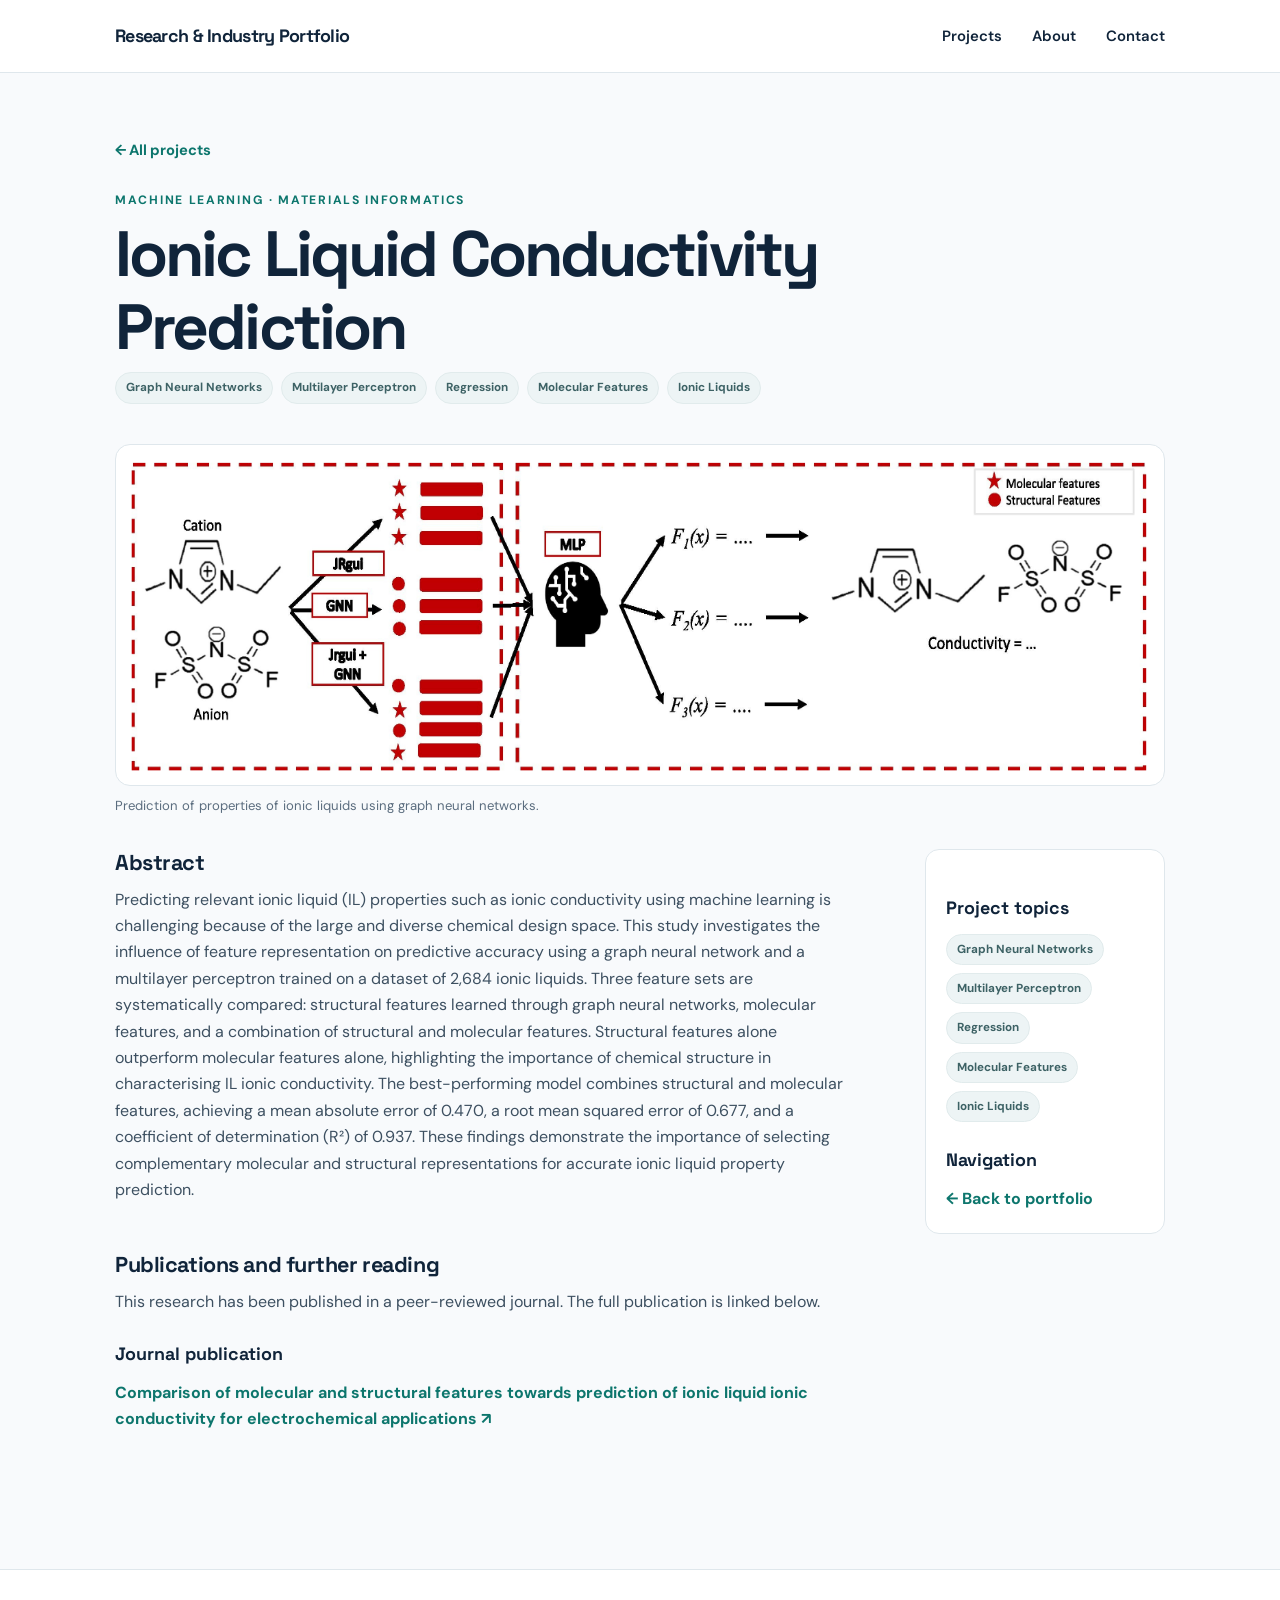
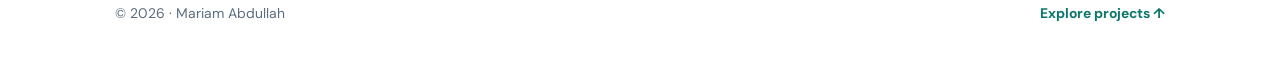
<file: projects/ionic-liquid-prediction.html>
<!DOCTYPE html>
<html lang="en">

<head>
    <meta charset="utf-8">
    <meta name="viewport" content="width=device-width, initial-scale=1">
    <meta name="description" content="Machine learning prediction of ionic liquid conductivity using graph neural networks and molecular features.">

    <title>Ionic Liquid Conductivity Prediction | Portfolio</title>
    <link rel="stylesheet" href="../style.css">
</head>

<body>

    <!-- Navigation bar -->
    <header class="topbar">
        <nav class="container nav" aria-label="Main navigation">
            <a class="logo" href="../index.html">
                Research &amp; Industry Portfolio
            </a>

            <div class="navlinks">
                <a href="../index.html#projects">Projects</a>
                <a href="../index.html#about">About</a>
                <a href="../index.html#contact">Contact</a>
            </div>
        </nav>
    </header>

    <!-- Main project page -->
    <main class="page">
        <div class="container">
            <a class="back" href="../index.html#projects">← All projects</a>

            <!-- Project introduction -->
            <div class="eyebrow">Machine Learning · Materials Informatics</div>
            <h1>Ionic Liquid Conductivity Prediction</h1>

            <!-- Project tags -->
            <div class="tags">
                <span class="tag">Graph Neural Networks</span>
                <span class="tag">Multilayer Perceptron</span>
                <span class="tag">Regression</span>
                <span class="tag">Molecular Features</span>
                <span class="tag">Ionic Liquids</span>
            </div>

            <!-- Featured image: replace with your own approved project figure -->
            <img
                class="featured"
                src="../assets/ILproperties.svg"
                alt="Project figure for ionic liquid conductivity prediction"
            >
            <p class="figcaption">Prediction of properties of ionic liquids using graph neural networks.</p>

            <!-- Article and sidebar -->
            <div class="article">
                <div>
                    <!-- Research abstract -->
                    <section id="abstract">
                        <h2>Abstract</h2>
                        <p>
                            Predicting relevant ionic liquid (IL) properties such as ionic
                            conductivity using machine learning is challenging because of the
                            large and diverse chemical design space. This study investigates the
                            influence of feature representation on predictive accuracy using a
                            graph neural network and a multilayer perceptron trained on a dataset
                            of 2,684 ionic liquids. Three feature sets are systematically compared:
                            structural features learned through graph neural networks, molecular
                            features, and a combination of structural and molecular features.
                            Structural features alone outperform molecular features alone,
                            highlighting the importance of chemical structure in characterising
                            IL ionic conductivity. The best-performing model combines structural
                            and molecular features, achieving a mean absolute error of 0.470,
                            a root mean squared error of 0.677, and a coefficient of
                            determination (R²) of 0.937. These findings demonstrate the
                            importance of selecting complementary molecular and structural
                            representations for accurate ionic liquid property prediction.
                        </p>
                    </section>

                    <!-- Published research -->
                    <section id="publications">
                        <h2>Publications and further reading</h2>
                        <p>
                            This research has been published in a peer-reviewed journal.
                            The full publication is linked below.
                        </p>

                        <h3>Journal publication</h3>
                        <p class="publication-entry"><a class="plainlink" href="https://www.sciencedirect.com/science/article/pii/S0167732222021596" target="_blank" rel="noopener noreferrer">Comparison of molecular and structural features towards prediction of ionic liquid ionic conductivity for electrochemical applications ↗</a></p>
                    </section>
                </div>

                <!-- Project sidebar -->
                <aside class="sidebar">
                    <h3>Project topics</h3>
                    <span class="tag">Graph Neural Networks</span>
                    <span class="tag">Multilayer Perceptron</span>
                    <span class="tag">Regression</span>
                    <span class="tag">Molecular Features</span>
                    <span class="tag">Ionic Liquids</span>

                    <h3 style="margin-top: 17px;">Navigation</h3>
                    <a class="plainlink" href="../index.html#projects">
                        ← Back to portfolio
                    </a>
                </aside>
            </div>
        </div>
    </main>

    <!-- Footer -->
    <footer>
        <div class="container">
            <span>© <span id="year">2026</span> · Mariam Abdullah</span>
            <a class="plainlink" href="../index.html#projects">
                Explore projects ↑
            </a>
        </div>
    </footer>

    <!-- Automatically update footer year -->
    <script>
        document.getElementById('year').textContent =
            new Date().getFullYear();
    </script>

</body>
</html>
</file>
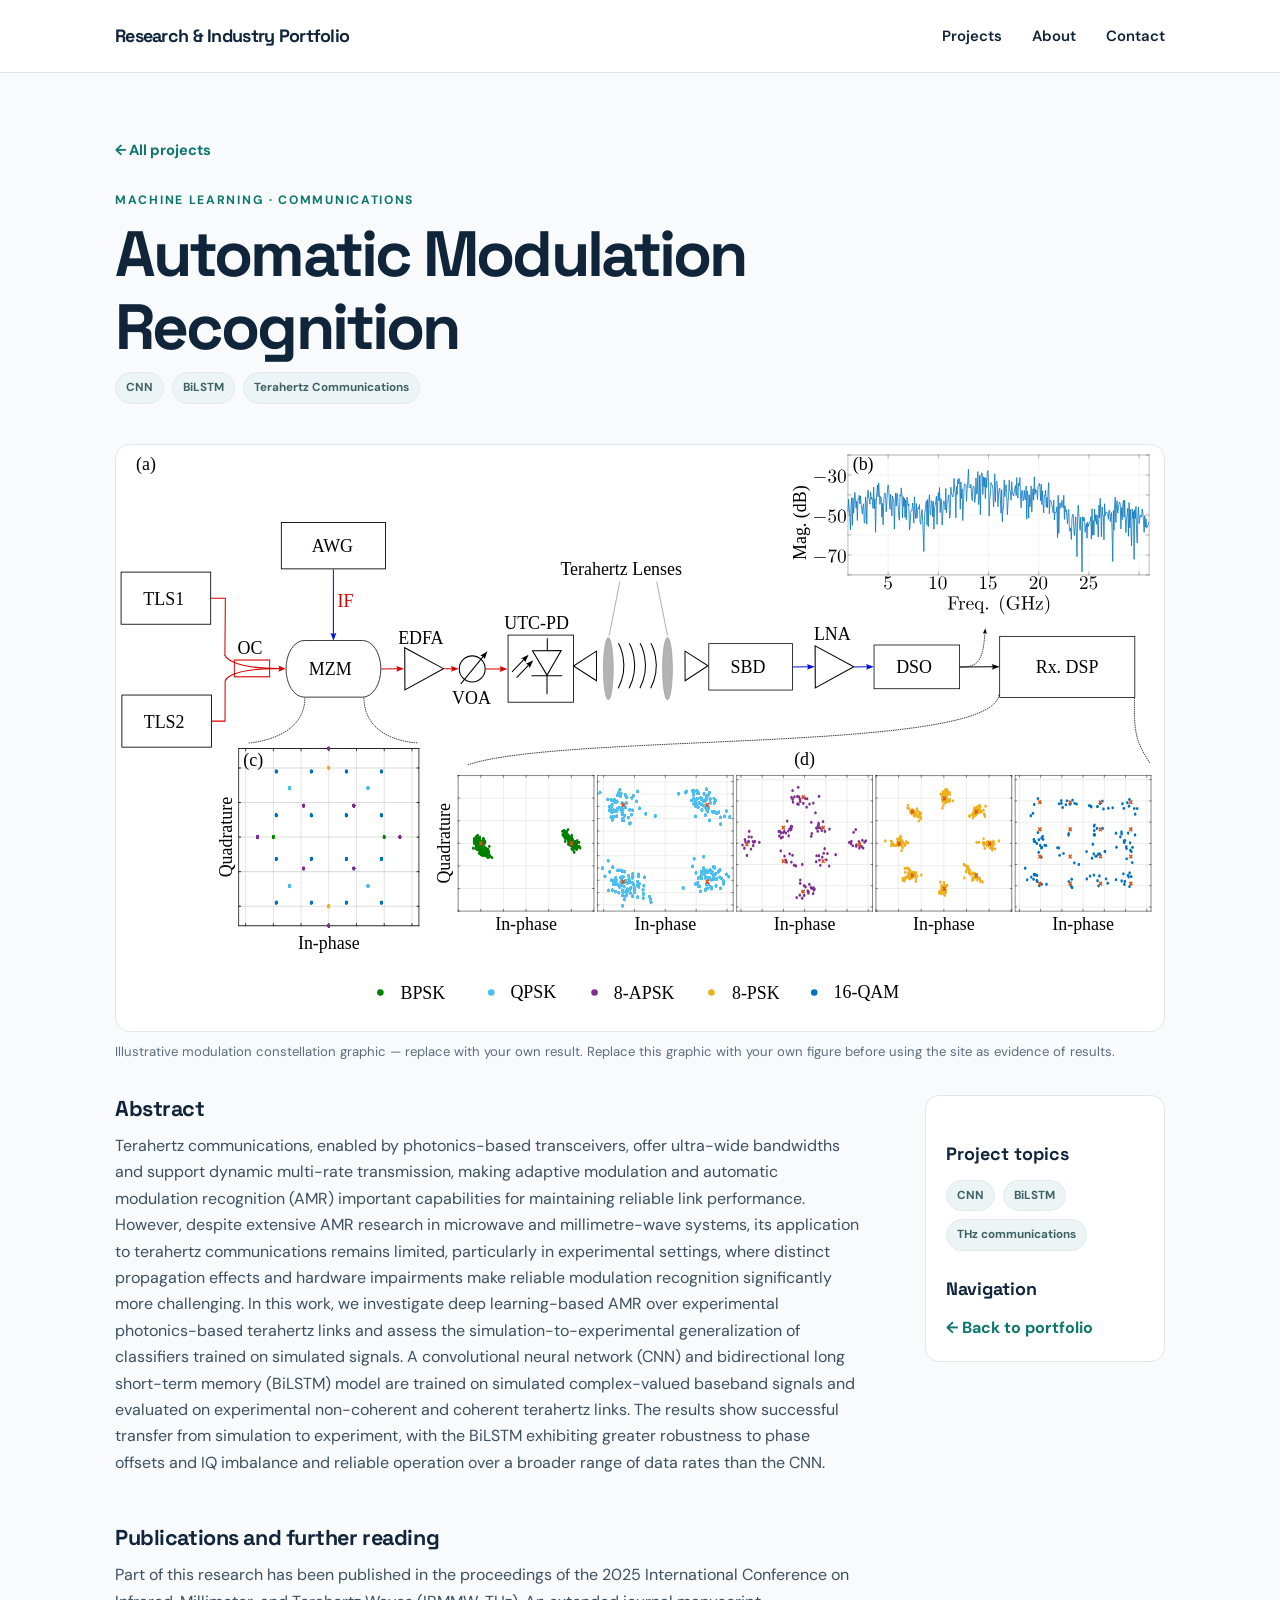
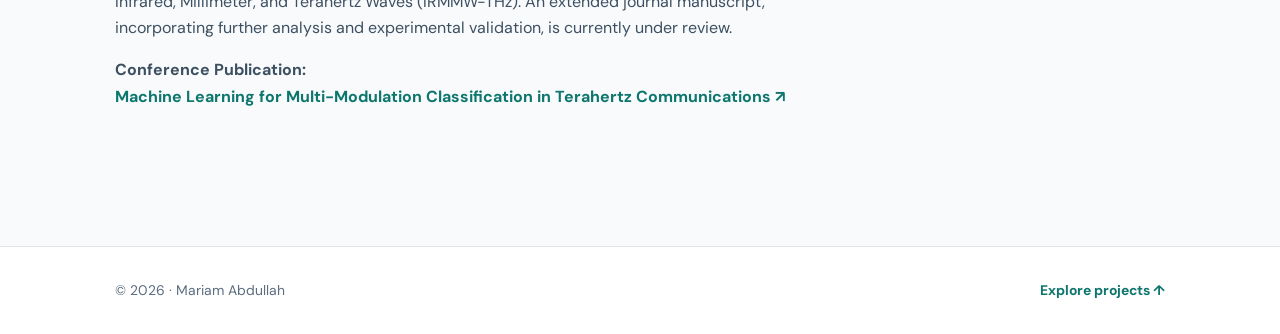
<file: projects/modulation-recognition.html>
<!DOCTYPE html>
<html lang="en">

<head>
    <meta charset="utf-8">

    <meta name="viewport" content="width=device-width, initial-scale=1">

    <meta
        name="description"
        content="Learning to identify modulation formats from received signals in coherent and non-coherent communication systems."
    >

    <title>Automatic Modulation Recognition | Portfolio</title>

    <link rel="stylesheet" href="../style.css">
</head>

<body>

    <!-- ======================================================
         NAVIGATION BAR
         ====================================================== -->

    <header class="topbar">
        <nav class="container nav" aria-label="Main navigation">

            <a class="logo" href="../index.html">
                Research & Industry Portfolio
            </a>

            <div class="navlinks">
                <a href="../index.html#projects">Projects</a>
                <a href="../index.html#about">About</a>
                <a href="../index.html#contact">Contact</a>
            </div>

        </nav>
    </header>


    <!-- ======================================================
         MAIN PROJECT PAGE
         ====================================================== -->

    <main class="page">
        <div class="container">

            <!-- Back Navigation -->

            <a class="back" href="../index.html#projects">
                ← All projects
            </a>


            <!-- ==================================================
                 PROJECT INTRODUCTION
                 ================================================== -->

            <div class="eyebrow">
                Machine Learning · Communications
            </div>

            <h1>Automatic Modulation Recognition</h1>
<!-- 
            <p class="page-lede">
                Learning to identify modulation formats from received
                signals in coherent and non-coherent communication systems.
            </p> -->


            <!-- Project Tags -->

            <div class="tags">
                <span class="tag">CNN</span>
                <span class="tag">BiLSTM</span>
                <span class="tag">Terahertz Communications</span>
            </div>


            <!-- ==================================================
                 FEATURED PROJECT IMAGE
                 ================================================== -->

            <img
                class="featured"
                src="../assets/AMR.svg"
            >

            <p class="figcaption">
                Illustrative modulation constellation graphic — replace
                with your own result. Replace this graphic with your own
                figure before using the site as evidence of results.
            </p>


            <!-- ==================================================
                 PROJECT ARTICLE AND SIDEBAR
                 ================================================== -->

            <div class="article">

                <!-- Main Article Content -->

                <div>
                    <section>
                        <h2>Abstract</h2>
                        <p>
                           Terahertz communications, enabled by photonics-based transceivers, offer ultra-wide bandwidths 
                           and support dynamic multi-rate transmission, making adaptive modulation and automatic modulation 
                           recognition (AMR) important capabilities for maintaining reliable link performance. However, despite 
                           extensive AMR research in microwave and millimetre-wave systems, its application to terahertz communications 
                           remains limited, particularly in experimental settings, where distinct propagation effects and hardware 
                           impairments make reliable modulation recognition significantly more challenging. In this work, we investigate 
                           deep learning-based AMR over experimental photonics-based terahertz links and assess the simulation-to-experimental 
                           generalization of classifiers trained on simulated signals. A convolutional neural network (CNN) and bidirectional 
                           long short-term memory (BiLSTM) model are trained on simulated complex-valued baseband signals and evaluated on 
                           experimental non-coherent and coherent terahertz links. The results show successful transfer from simulation to 
                           experiment, with the BiLSTM exhibiting greater robustness to phase offsets and IQ imbalance and reliable operation 
                           over a broader range of data rates than the CNN.

                        </p>
                    </section>

                    <section>
                        <h2>Publications and further reading</h2>

                        <p>
                            Part of this research has been published in the proceedings
                            of the 2025 International Conference on Infrared, Millimeter,
                            and Terahertz Waves (IRMMW-THz). An extended journal manuscript,
                            incorporating further analysis and experimental validation,
                            is currently under review.
                        </p>

                        <p>
                            <strong>Conference Publication:</strong><br>

                            <a
                                class="plainlink"
                                href="https://doi.org/10.1109/IRMMW-THz61557.2025.11320121"
                                target="_blank"
                                rel="noopener noreferrer"
                            >
                                Machine Learning for Multi-Modulation Classification
                                in Terahertz Communications ↗
                            </a>
                        </p>
                    </section>

                </div>


                <!-- ==================================================
                     PROJECT SIDEBAR
                     ================================================== -->

                <aside class="sidebar">

                    <h3>Project topics</h3>

                    <span class="tag">CNN</span>
                    <span class="tag">BiLSTM</span>
                    <span class="tag">THz communications</span>


                    <h3 style="margin-top: 17px;">
                        Navigation
                    </h3>

                    <a class="plainlink" href="../index.html#projects">
                        ← Back to portfolio
                    </a>

                </aside>

            </div>

        </div>
    </main>


    <!-- ======================================================
         FOOTER
         ====================================================== -->

    <footer>
        <div class="container">

            <span>
                © <span id="year">2026</span> · Mariam Abdullah
            </span>

            <a class="plainlink" href="../index.html#projects">
                Explore projects ↑
            </a>

        </div>
    </footer>


    <!-- ======================================================
         JAVASCRIPT
         ====================================================== -->

    <script>
        document.getElementById('year').textContent =
            new Date().getFullYear();
    </script>

</body>

</html>
</file>
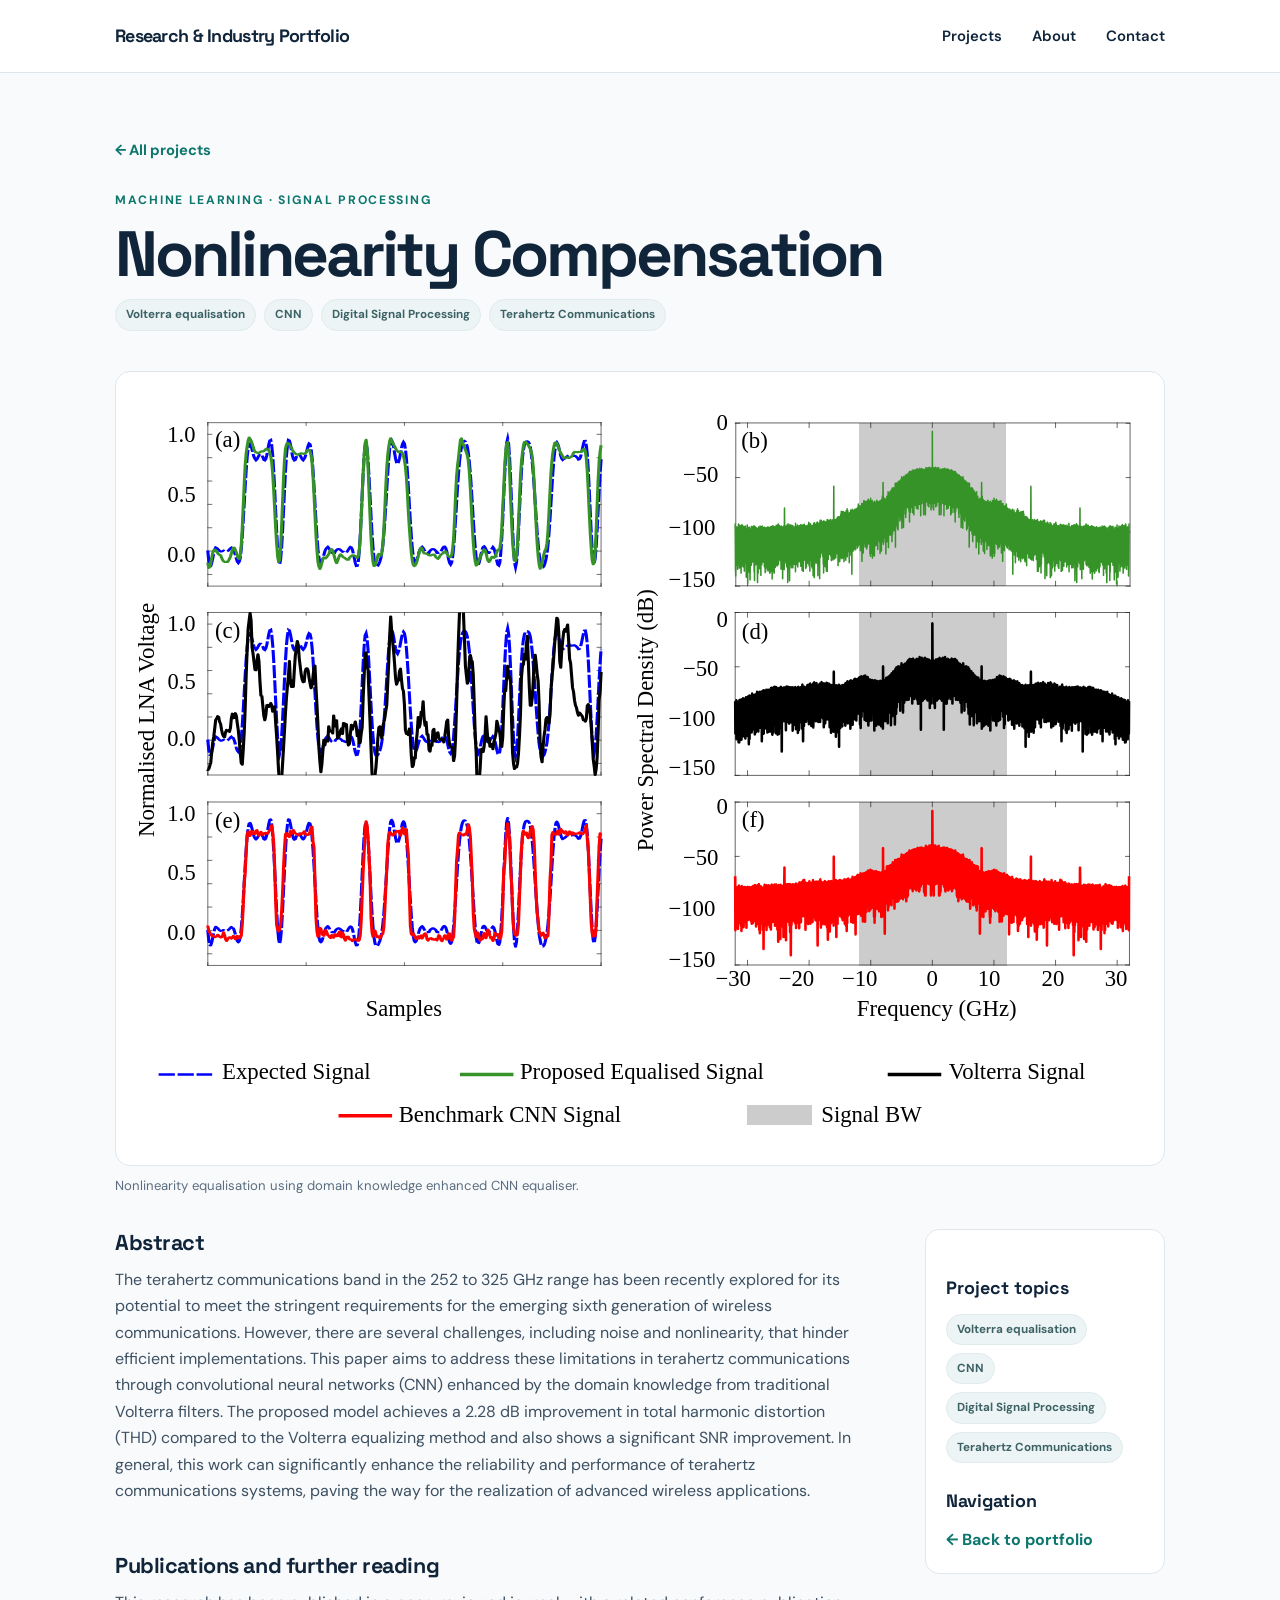
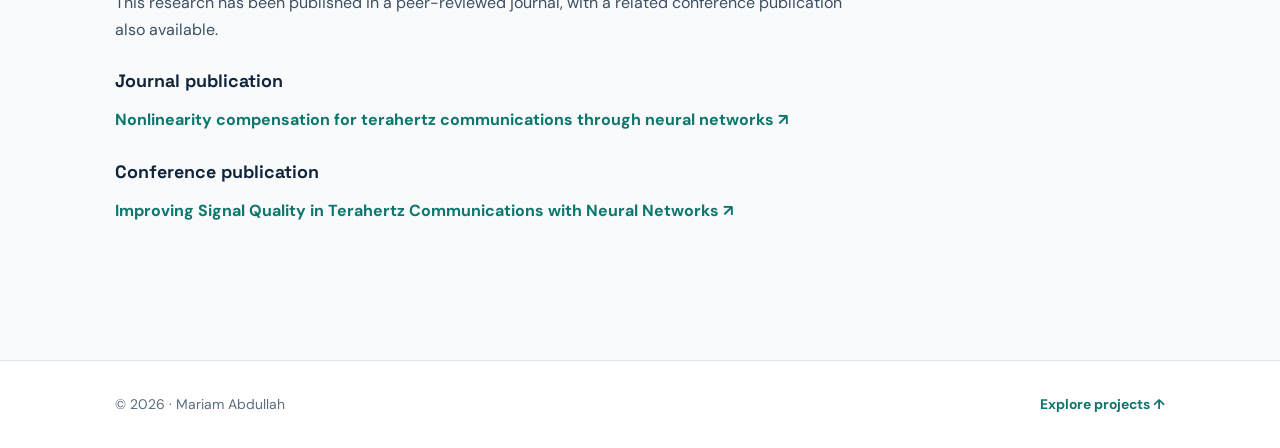
<file: projects/nonlinearity-compensation.html>
<!DOCTYPE html>
<html lang="en">

<head>
    <meta charset="utf-8">
    <meta name="viewport" content="width=device-width, initial-scale=1">
    <meta name="description" content="CNN-enhanced Volterra equalisation for nonlinearity compensation in terahertz communication systems.">

    <title>Nonlinearity Compensation | Portfolio</title>
    <link rel="stylesheet" href="../style.css">
</head>

<body>

    <!-- Navigation bar -->
    <header class="topbar">
        <nav class="container nav" aria-label="Main navigation">
            <a class="logo" href="../index.html">
                Research &amp; Industry Portfolio
            </a>

            <div class="navlinks">
                <a href="../index.html#projects">Projects</a>
                <a href="../index.html#about">About</a>
                <a href="../index.html#contact">Contact</a>
            </div>
        </nav>
    </header>

    <!-- Main project page -->
    <main class="page">
        <div class="container">
            <a class="back" href="../index.html#projects">← All projects</a>

            <!-- Project introduction -->
            <div class="eyebrow">Machine Learning · Signal Processing</div>
            <h1>Nonlinearity Compensation</h1>

            <!-- Project tags -->
            <div class="tags">
                <span class="tag">Volterra equalisation</span>
                <span class="tag">CNN</span>
                <span class="tag">Digital Signal Processing</span>
                <span class="tag">Terahertz Communications</span>
            </div>

            <!-- Featured image: replace with your own approved project figure -->
            <img
                class="featured"
                src="../assets/Nonlinearity.svg"
            >
            <p class="figcaption">Nonlinearity equalisation using domain knowledge enhanced CNN equaliser.</p>

            <!-- Article and sidebar -->
            <div class="article">
                <div>
                    <!-- Research abstract -->
                    <section id="abstract">
                        <h2>Abstract</h2>
                        <p>
                            The terahertz communications band in the 252 to 325 GHz range
                            has been recently explored for its potential to meet the stringent
                            requirements for the emerging sixth generation of wireless communications.
                            However, there are several challenges, including noise and nonlinearity,
                            that hinder efficient implementations. This paper aims to address these
                            limitations in terahertz communications through convolutional neural
                            networks (CNN) enhanced by the domain knowledge from traditional Volterra
                            filters. The proposed model achieves a 2.28 dB improvement in total
                            harmonic distortion (THD) compared to the Volterra equalizing method
                            and also shows a significant SNR improvement. In general, this work can
                            significantly enhance the reliability and performance of terahertz
                            communications systems, paving the way for the realization of advanced
                            wireless applications.
                        </p>
                    </section>

                    <!-- Published research -->
                    <section id="publications">
                        <h2>Publications and further reading</h2>
                        <p>
                            This research has been published in a peer-reviewed journal,
                            with a related conference publication also available.
                        </p>

                        <h3>Journal publication</h3>
                        <p class="publication-entry"><a class="plainlink" href="https://opg.optica.org/oe/fulltext.cfm?uri=oe-33-5-11178" target="_blank" rel="noopener noreferrer">Nonlinearity compensation for terahertz communications through neural networks ↗</a></p>

                        <h3>Conference publication</h3>
                        <p class="publication-entry"><a class="plainlink" href="https://ieeexplore.ieee.org/abstract/document/10460748" target="_blank" rel="noopener noreferrer">Improving Signal Quality in Terahertz Communications with Neural Networks ↗</a></p>
                    </section>
                </div>

                <!-- Project sidebar -->
                <aside class="sidebar">
                    <h3>Project topics</h3>
                        <span class="tag">Volterra equalisation</span>
                        <span class="tag">CNN</span>
                        <span class="tag">Digital Signal Processing</span>
                        <span class="tag">Terahertz Communications</span>

                    <h3 style="margin-top: 17px;">Navigation</h3>
                    <a class="plainlink" href="../index.html#projects">
                        ← Back to portfolio
                    </a>
                </aside>
            </div>
        </div>
    </main>

    <!-- Footer -->
    <footer>
        <div class="container">
            <span>© <span id="year">2026</span> · Mariam Abdullah</span>
            <a class="plainlink" href="../index.html#projects">
                Explore projects ↑
            </a>
        </div>
    </footer>

    <!-- Automatically update footer year -->
    <script>
        document.getElementById('year').textContent =
            new Date().getFullYear();
    </script>

</body>
</html>
</file>
<file: style.css>
/* ==========================================================
   1. IMPORT FONTS
   ========================================================== */

@import url('https://fonts.googleapis.com/css2?family=DM+Sans:wght@400;500;600;700&family=Space+Grotesk:wght@500;600;700&display=swap');


/* ==========================================================
   2. GLOBAL VARIABLES
   ========================================================== */

:root {
    --bg: #f8fafc;
    --ink: #10243a;
    --muted: #5b6d7f;
    --line: #dfe7ec;
    --accent: #0d766d;
    --accent-2: #d7f4eb;
    --white: #fff;

    --shadow: 0 12px 40px rgba(20, 55, 72, 0.07);
}


/* ==========================================================
   3. GENERAL STYLING
   ========================================================== */

* {
    box-sizing: border-box;
}

html {
    scroll-behavior: smooth;
}

body {
    margin: 0;
    background: var(--bg);
    color: var(--ink);
    font-family: 'DM Sans', Arial, sans-serif;
    line-height: 1.65;
}

a {
    color: inherit;
    text-decoration: none;
}

a:hover {
    color: var(--accent);
}

.container {
    max-width: 1100px;
    padding: 0 25px;
    margin: auto;
}


/* ==========================================================
   4. NAVIGATION BAR
   ========================================================== */

.topbar {
    background: #fff;
    border-bottom: 1px solid var(--line);
    position: sticky;
    top: 0;
    z-index: 10;
}

.nav {
    min-height: 72px;
    display: flex;
    justify-content: space-between;
    align-items: center;
    gap: 20px;
}

.logo {
    font-family: 'Space Grotesk', sans-serif;
    font-size: 1.12rem;
    font-weight: 700;
    letter-spacing: -0.04em;
}

.logo span {
    color: var(--accent);
}

.navlinks {
    display: flex;
    gap: 30px;
    font-size: 0.93rem;
    font-weight: 600;
}


/* ==========================================================
   5. HERO SECTION
   ========================================================== */

.hero {
    padding: 95px 0 78px;
}

/* Side-by-side layout for introduction and profile photo */

.hero-layout {
    display: grid;
    grid-template-columns: minmax(0, 1.3fr) minmax(0, 1fr);
    align-items: center;
    gap: 48px;
}

.hero-content {
    min-width: 0;
}

/* Small uppercase text above hero heading */

.eyebrow {
    font-size: 0.76rem;
    letter-spacing: 0.14em;
    font-weight: 700;
    color: var(--accent);
    text-transform: uppercase;
}

/* Main hero heading */

.hero h1 {
    font: 700 clamp(2.7rem, 5vw, 4.5rem)/1.08
          'Space Grotesk', sans-serif;

    letter-spacing: -0.055em;
    max-width: 920px;
    margin: 16px 0 24px;
}

/* Introduction paragraph */

.lede {
    font-size: 1.15rem;
    color: var(--muted);
    max-width: 735px;
    margin: 0 0 28px;
}


/* ==========================================================
   6. HERO PROFILE PHOTO
   ========================================================== */

.hero-photo {
    display: flex;
    justify-content: center;
    align-items: center;
    min-width: 0;
}

/* Circular profile image */

.profile-image {
    display: block;

    width: 100%;
    max-width: 400px;
    aspect-ratio: 1 / 1;
    height: auto;

    /* Crop image into a circle */
    border-radius: 50%;

    /* Crop without stretching the image */
    object-fit: cover;
    object-position: center;

    /* Subtle border */
    border: 4px solid rgba(255, 255, 255, 0.7);

    /* Soft shadow */
    box-shadow: 0 18px 45px rgba(0, 0, 0, 0.18);
}


/* ==========================================================
   7. BUTTONS
   ========================================================== */

.actions {
    display: flex;
    flex-wrap: wrap;
    gap: 13px;
}

.btn {
    display: inline-flex;
    justify-content: center;
    align-items: center;

    background: var(--accent);
    color: #fff !important;

    font-weight: 700;
    font-size: 0.92rem;

    border-radius: 9px;
    padding: 12px 21px;
}

.btn.secondary {
    background: #fff;
    color: var(--ink) !important;
    border: 1px solid var(--line);
}

.btn:hover {
    filter: brightness(0.95);
}


/* ==========================================================
   8. GENERAL SECTIONS
   ========================================================== */

.section {
    padding: 52px 0 75px;
}

.section-heading {
    display: flex;
    align-items: end;
    justify-content: space-between;
    gap: 20px;
    margin-bottom: 25px;
}

.section h2,
.page h1 {
    font: 700 clamp(1.8rem, 3vw, 2.7rem)/1.14
          'Space Grotesk', sans-serif;

    letter-spacing: -0.045em;
    margin: 8px 0;
}

.section-intro {
    color: var(--muted);
    max-width: 680px;
}


/* ==========================================================
   9. PROJECT GRID
   ========================================================== */

.grid {
    display: grid;
    grid-template-columns: repeat(2, minmax(0, 1fr));
    gap: 24px;
}


/* ==========================================================
   10. PROJECT CARDS
   ========================================================== */

.project-card {
    display: block;

    background: var(--white);
    border: 1px solid var(--line);
    border-radius: 15px;

    overflow: hidden;
    box-shadow: var(--shadow);

    transition: transform 0.2s, box-shadow 0.2s;
}

.project-card:hover {
    transform: translateY(-4px);
    box-shadow: 0 19px 40px rgba(20, 55, 72, 0.12);
}

/* Project thumbnail */

.project-card img {
    width: 100%;
    display: block;

    aspect-ratio: 16 / 9;
    object-fit: center;

    background: #ffffff;
    padding: 15px;
}

/* Card content */

.card-body {
    padding: 23px;
}

.kicker {
    font-size: 0.77rem;
    color: var(--accent);
    font-weight: 700;
    letter-spacing: 0.06em;
    text-transform: uppercase;
}

.project-card h3 {
    font: 700 1.45rem/1.25 'Space Grotesk', sans-serif;
    letter-spacing: -0.035em;
    margin: 7px 0 10px;
}

.project-card p {
    color: var(--muted);
    margin: 0 0 15px;
    font-size: 0.96rem;
}


/* ==========================================================
   11. PROJECT TAGS
   ========================================================== */

.tags {
    display: flex;
    flex-wrap: wrap;
    gap: 8px;
}

.tag {
    background: #edf4f5;
    border: 1px solid #e1ebec;

    padding: 5px 10px;
    border-radius: 25px;

    font-size: 0.73rem;
    font-weight: 700;
    color: #3d6265;
}

.view {
    display: block;
    font-weight: 700;
    color: var(--accent);
    margin-top: 21px;
    font-size: 0.9rem;
}


/* ==========================================================
   12. ABOUT SECTION
   ========================================================== */

.about-panel {
    background: #fff;
    border: 1px solid var(--line);
    border-radius: 15px;

    padding: 35px;

    display: grid;
    grid-template-columns: 1fr 1fr;
    gap: 35px;
}

.about-panel h2 {
    margin-top: 0;
}

.muted {
    color: var(--muted);
}


/* ==========================================================
   13. INDIVIDUAL PROJECT PAGES
   ========================================================== */

.page {
    padding: 64px 0 88px;
}

.back {
    display: inline-block;
    color: var(--accent);

    font-weight: 700;
    font-size: 0.92rem;

    margin-bottom: 28px;
}

.page h1 {
    font-size: clamp(2.5rem, 5vw, 4.3rem);
    max-width: 900px;
}

.page-lede {
    font-size: 1.18rem;
    color: var(--muted);

    max-width: 750px;
    margin: 18px 0 22px;
}


/* ==========================================================
   14. PROJECT IMAGES & FIGURES
   ========================================================== */

.featured {
    width: 100%;
    display: block;

    border-radius: 15px;
    border: 1px solid var(--line);

    margin-top: 40px;
    background: #ffffff;
}

.figcaption {
    font-size: 0.82rem;
    color: var(--muted);
    margin: 9px 0 32px;
}


/* ==========================================================
   15. PROJECT ARTICLE LAYOUT
   ========================================================== */

.article {
    display: grid;
    grid-template-columns: minmax(0, 1fr) 240px;
    gap: 65px;
}

.article section {
    margin-bottom: 35px;
}

.article h2 {
    font: 700 1.35rem 'Space Grotesk', sans-serif;
    letter-spacing: -0.02em;
    margin: 0 0 11px;
}

.article p {
    color: #3d5061;
    margin-top: 0;
}


/* ==========================================================
   16. PROJECT SIDEBAR
   ========================================================== */

.sidebar {
    background: white;
    border: 1px solid var(--line);

    padding: 20px;
    border-radius: 14px;

    height: max-content;

    position: sticky;
    top: 96px;
}

.sidebar h3 {
    font-size: 0.85rem;
    margin: 0 0 12px;
}

.sidebar .tag {
    display: inline-block;
    margin: 0 4px 8px 0;
}


/* ==========================================================
   17. INFORMATION NOTES
   ========================================================== */

.note {
    border-left: 3px solid var(--accent);
    background: #ffffff;

    padding: 16px 19px;
    border-radius: 0 8px 8px 0;

    color: #315e58;
    font-size: 0.9rem;
}


/* ==========================================================
   18. FOOTER
   ========================================================== */

footer {
    border-top: 1px solid var(--line);
    background: #fff;

    padding: 32px 0;

    color: var(--muted);
    font-size: 0.87rem;
}

footer .container {
    display: flex;
    justify-content: space-between;
    gap: 20px;
}

.plainlink {
    color: var(--accent);
    font-weight: 700;
}


/* ==========================================================
   19. ACCESSIBILITY
   ========================================================== */

a:focus-visible {
    outline: 3px solid #50b8a9;
    outline-offset: 3px;
}


/* ==========================================================
   20. RESPONSIVE DESIGN - TABLETS
   ========================================================== */

@media (max-width: 900px) {

    /* Stack hero text and photo */
    .hero-layout {
        grid-template-columns: 1fr;
        gap: 32px;
    }

    /* Show profile photo above introduction */
    .hero-photo {
        order: -1;
    }

    .profile-image {
        max-width: 240px;
    }

}


/* ==========================================================
   21. RESPONSIVE DESIGN - MOBILE
   ========================================================== */

@media (max-width: 760px) {

    /* Hero */
    .hero {
        padding: 65px 0 48px;
    }

    .hero h1 {
        font-size: clamp(2.4rem, 8vw, 3.5rem);
    }

    /* Project grid, about section and articles */
    .grid,
    .about-panel,
    .article {
        grid-template-columns: 1fr;
    }

    /* Navigation */
    .nav {
        min-height: 64px;
    }

    .navlinks {
        gap: 15px;
        font-size: 0.84rem;
    }

    /* Articles */
    .article {
        gap: 5px;
    }

    .sidebar {
        position: static;
    }

    /* Sections */
    .section {
        padding: 35px 0 60px;
    }

    /* Footer */
    footer .container {
        flex-direction: column;
    }

    /* About panel */
    .about-panel {
        padding: 24px;
    }

}


/* ==========================================================
   22. REDUCED MOTION ACCESSIBILITY
   ========================================================== */

@media (prefers-reduced-motion: reduce) {

    html {
        scroll-behavior: auto;
    }

    .project-card {
        transition: none;
    }

}


/* ==========================================================
   PROJECT ARTICLE - TECHNICAL CONTENT
   ========================================================== */

/* Prevent content from overflowing the article grid */

.article-content {
    min-width: 0;
}

/* Technical subsection headings */

.article h3 {
    font-family: 'Space Grotesk', sans-serif;
    font-size: 1.12rem;
    font-weight: 700;
    line-height: 1.4;
    color: var(--ink);

    margin: 25px 0 14px;
}

/* Lists in project articles */

.article ul,
.article ol {
    color: #3d5061;
    padding-left: 25px;
    margin: 12px 0 22px;
    line-height: 1.8;
}

.article li {
    margin-bottom: 10px;
}

.article li strong {
    color: var(--ink);
}

/* More comfortable spacing between sections */

.article section {
    margin-bottom: 48px;
    scroll-margin-top: 105px;
}

.article p {
    margin-bottom: 16px;
}


/* ==========================================================
   PROJECT FIGURES & ANIMATIONS
   ========================================================== */

.project-figure {
    margin: 28px 0 32px;
    padding: 18px;

    background: #ffffff;
    border: 1px solid var(--line);
    border-radius: 14px;

    overflow: hidden;
}

/* Display images completely without cropping */

.project-figure img {
    display: block;

    width: 100%;
    height: auto;

    object-fit: contain;
    object-position: center;

    background: #ffffff;
    border-radius: 8px;
}

/* Figure captions */

.project-figure figcaption {
    margin-top: 15px;

    font-size: 0.83rem;
    line-height: 1.6;
    color: var(--muted);

    text-align: center;
}

/* Main featured animation */

.project-featured {
    max-width: 100%;
    margin: 40px 0 50px;
}

.project-featured img {
    width: 100%;
    height: auto;
    object-fit: contain;
}


/* ==========================================================
   PROJECT SIDEBAR NAVIGATION
   ========================================================== */

.sidebar-heading {
    margin-top: 28px !important;
}

.project-nav {
    display: flex;
    flex-direction: column;
    gap: 10px;
}

.project-nav a {
    display: block;

    font-size: 0.82rem;
    line-height: 1.5;
    color: var(--muted);

    transition: color 0.2s;
}

.project-nav a:hover {
    color: var(--accent);
}


/* ==========================================================
   RESPONSIVE TECHNICAL CONTENT
   ========================================================== */

@media (max-width: 760px) {

    .project-figure {
        padding: 10px;
        margin: 20px 0 28px;
    }

    .article section {
        margin-bottom: 35px;
    }

    .project-nav {
        gap: 8px;
    }

}
</file>
